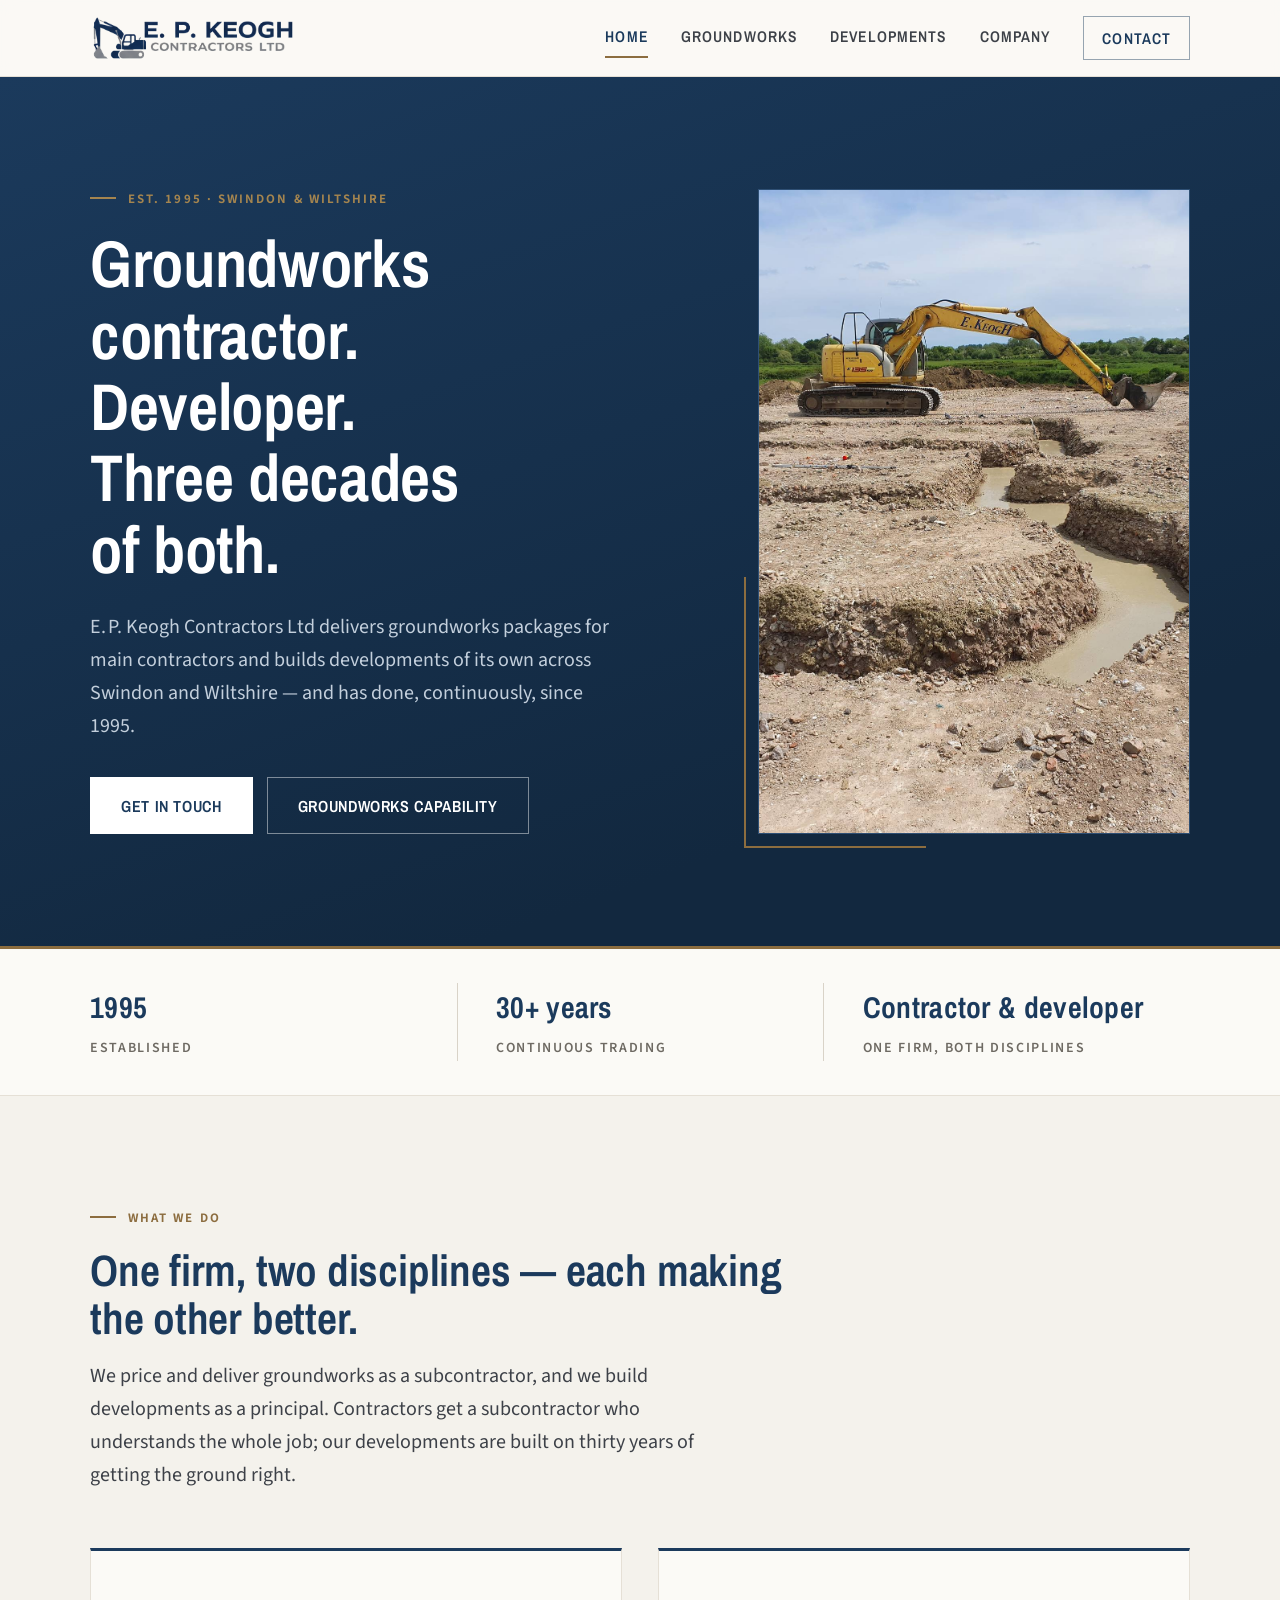
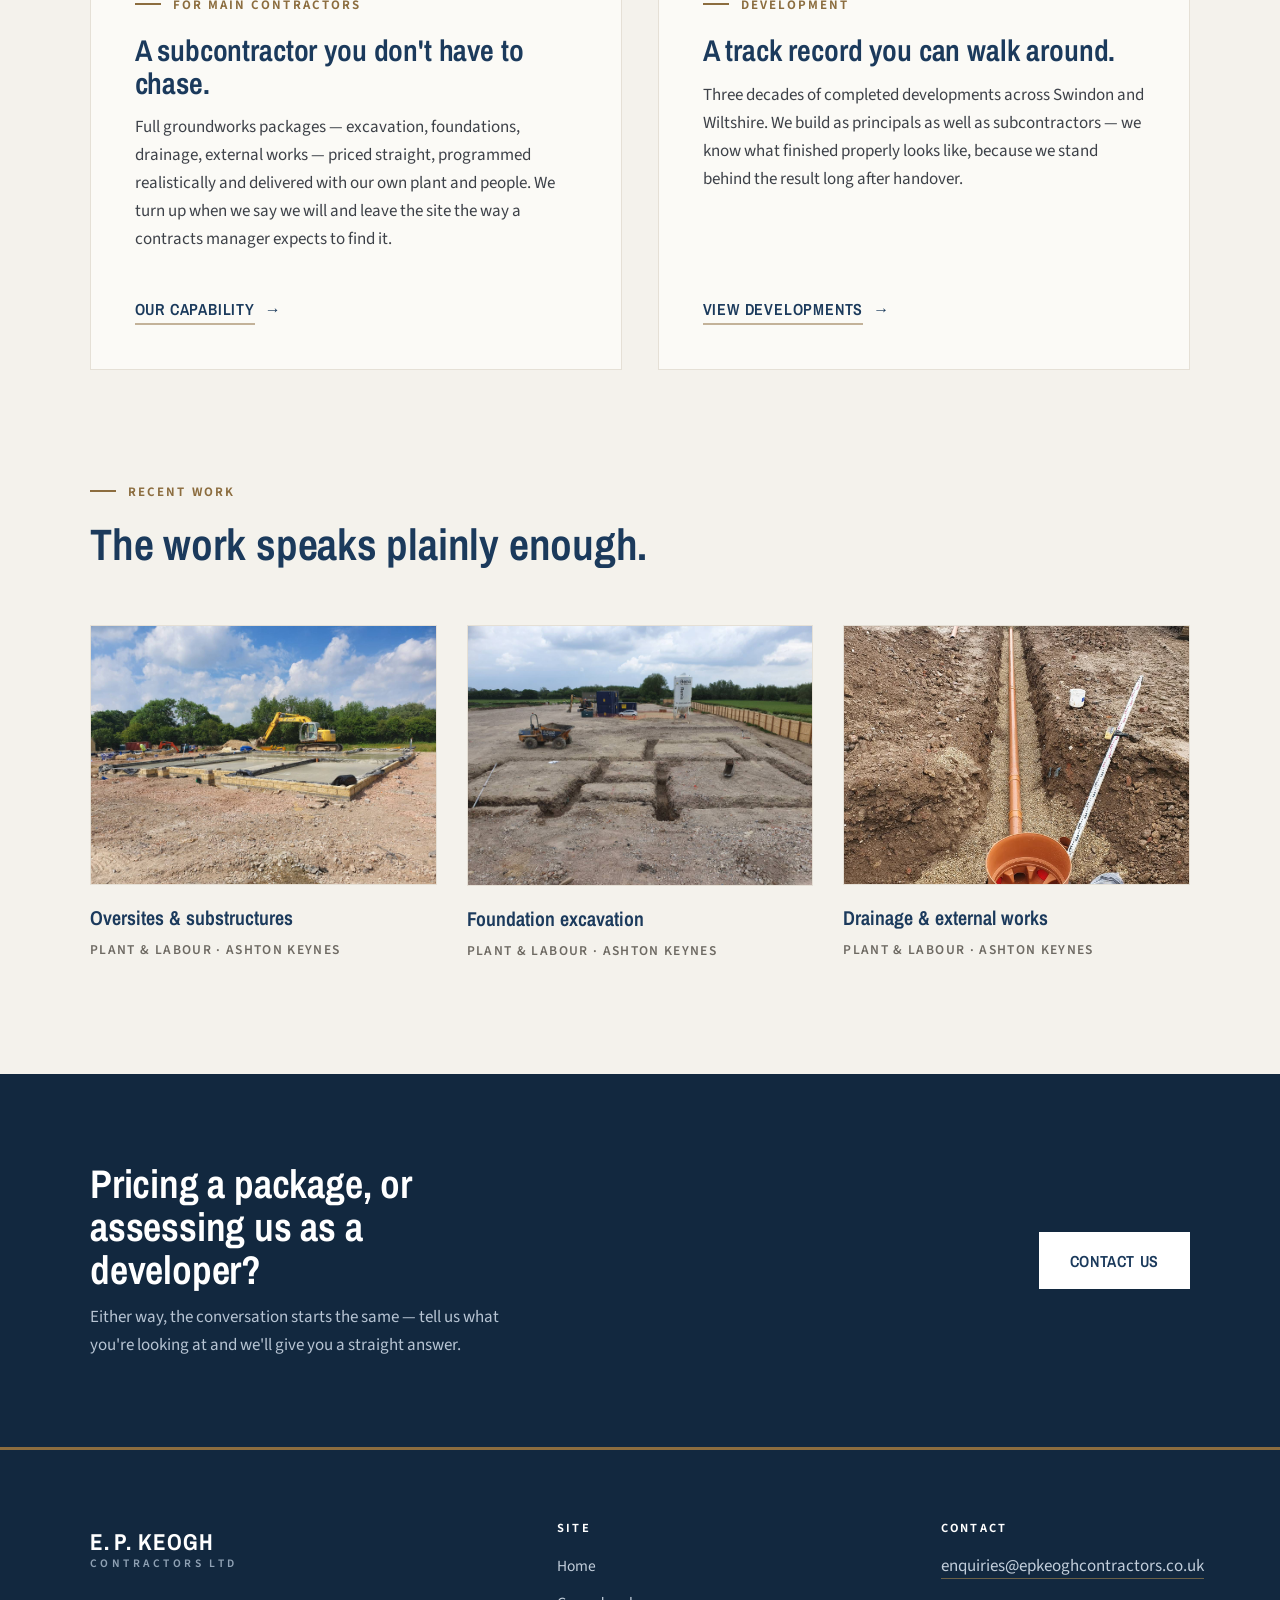
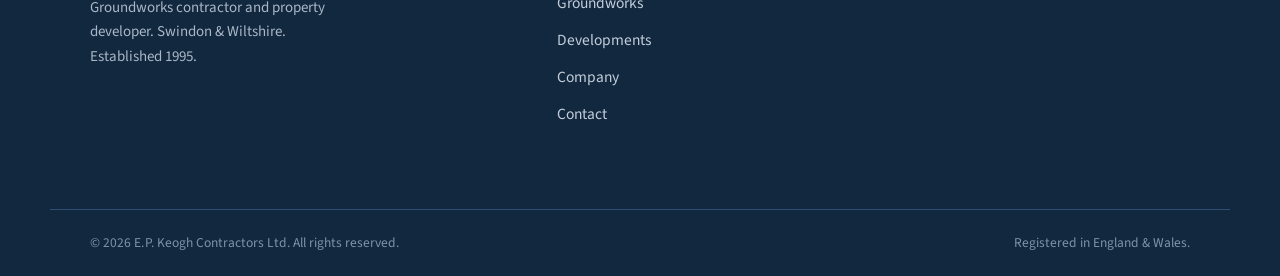
<file: index.html>
<!DOCTYPE html>
<html lang="en-GB">
<head>
  <meta charset="utf-8">
  <meta name="viewport" content="width=device-width, initial-scale=1">
  <title>E. P. Keogh Contractors Ltd — Groundworks Contractor &amp; Developer, Swindon &amp; Wiltshire</title>
  <meta name="description" content="E. P. Keogh Contractors Ltd is an established Swindon and Wiltshire groundworks contractor and property developer, trading since 1995.">
  <meta name="robots" content="noindex">  <!-- PREVIEW ONLY: remove this line at launch -->
  <link rel="icon" href="assets/img/favicon.svg" type="image/svg+xml">
  <link rel="stylesheet" href="css/main.css">
</head>
<body>

<header class="site-header">
  <div class="container header-inner">
    <a class="brand" href="index.html" aria-label="E. P. Keogh Contractors Ltd — home">
      <!-- Supplied logo. mix-blend-mode: multiply (on .brand-logo) melts its white
           ground into the light header. Originals kept in assets/img/*-original.jpg;
           the .png copies are margin-trimmed only. Don't place this on navy surfaces —
           the footer keeps the typographic wordmark for that reason. -->
      <img class="brand-logo" src="assets/img/logo-horizontal-header.png" alt="E. P. Keogh Contractors Ltd">
    </a>
    <button class="nav-toggle" aria-expanded="false" aria-controls="site-nav" aria-label="Menu"><span class="bars"></span></button>
    <nav class="site-nav" id="site-nav" aria-label="Main">
      <a href="index.html" aria-current="page">Home</a>
      <a href="groundworks.html">Groundworks</a>
      <a href="developments.html">Developments</a>
      <a href="about.html">Company</a>
      <a class="nav-cta" href="contact.html">Contact</a>
    </nav>
  </div>
</header>

<main>

  <section class="hero on-navy">
    <div class="container hero-grid">
      <div>
        <span class="kicker">Est. 1995 &middot; Swindon &amp; Wiltshire</span>
        <h1>Groundworks contractor. Developer. Three decades of both.</h1>
        <p class="lede">E.&thinsp;P. Keogh Contractors Ltd delivers groundworks packages for main contractors and builds developments of its own across Swindon and Wiltshire — and has done, continuously, since 1995.</p>
        <div class="btn-row">
          <a class="btn btn-solid" href="contact.html">Get in touch</a>
          <a class="btn btn-ghost" href="groundworks.html">Groundworks capability</a>
        </div>
      </div>
      <div class="hero-media">
        <img src="assets/img/projects/ashton-keynes/ak-excavator-trenches.jpg" alt="E. Keogh excavator digging foundation trenches at Ashton Keynes">
      </div>
    </div>
  </section>

  <section class="facts" aria-label="Company facts">
    <div class="container facts-grid">
      <div class="fact"><strong>1995</strong><span>Established</span></div>
      <div class="fact"><strong>30+ years</strong><span>Continuous trading</span></div>
      <div class="fact"><strong>Contractor &amp; developer</strong><span>One firm, both disciplines</span></div>
    </div>
  </section>

  <section class="section">
    <div class="container">
      <div class="section-head">
        <span class="kicker">What we do</span>
        <h2>One firm, two disciplines — each making the other better.</h2>
        <p class="lede">We price and deliver groundworks as a subcontractor, and we build developments as a principal. Contractors get a subcontractor who understands the whole job; our developments are built on thirty years of getting the ground right.</p>
      </div>
      <div class="dual">
        <article class="panel">
          <span class="kicker">For main contractors</span>
          <h3>A subcontractor you don't have to chase.</h3>
          <p>Full groundworks packages — excavation, foundations, drainage, external works — priced straight, programmed realistically and delivered with our own plant and people. We turn up when we say we will and leave the site the way a contracts manager expects to find it.</p>
          <a class="link-fwd" href="groundworks.html"><span>Our capability</span></a>
        </article>
        <article class="panel">
          <span class="kicker">Development</span>
          <h3>A track record you can walk around.</h3>
          <p>Three decades of completed developments across Swindon and Wiltshire. We build as principals as well as subcontractors — we know what finished properly looks like, because we stand behind the result long after handover.</p>
          <a class="link-fwd" href="developments.html"><span>View developments</span></a>
        </article>
      </div>
    </div>
  </section>

  <section class="section" style="padding-top: 0;">
    <div class="container">
      <div class="section-head">
        <span class="kicker">Recent work</span>
        <h2>The work speaks plainly enough.</h2>
      </div>
      <div class="work-grid">
        <a class="work-card" href="developments.html">
          <figure>
            <div class="frame"><img src="assets/img/projects/ashton-keynes/ak-oversite-slabs.jpg" alt="Completed oversite slabs and stone blockwork to DPC at Ashton Keynes" loading="lazy"></div>
            <figcaption>
              <div class="work-title">Oversites &amp; substructures</div>
              <div class="work-meta">Plant &amp; labour &middot; Ashton Keynes</div>
            </figcaption>
          </figure>
        </a>
        <a class="work-card" href="developments.html">
          <figure>
            <div class="frame"><img src="assets/img/projects/ashton-keynes/ak-foundations-dumper.jpg" alt="Foundation trenches and site dumper at Ashton Keynes" loading="lazy"></div>
            <figcaption>
              <div class="work-title">Foundation excavation</div>
              <div class="work-meta">Plant &amp; labour &middot; Ashton Keynes</div>
            </figcaption>
          </figure>
        </a>
        <a class="work-card" href="developments.html">
          <figure>
            <div class="frame"><img src="assets/img/projects/ashton-keynes/ak-drainage.jpg" alt="New drainage run and inspection chamber in a gravel bed at Ashton Keynes" loading="lazy"></div>
            <figcaption>
              <div class="work-title">Drainage &amp; external works</div>
              <div class="work-meta">Plant &amp; labour &middot; Ashton Keynes</div>
            </figcaption>
          </figure>
        </a>
      </div>
    </div>
  </section>

  <section class="cta-band on-navy">
    <div class="container cta-inner">
      <div>
        <h2>Pricing a package, or assessing us as a developer?</h2>
        <p>Either way, the conversation starts the same — tell us what you're looking at and we'll give you a straight answer.</p>
      </div>
      <a class="btn btn-solid" href="contact.html">Contact us</a>
    </div>
  </section>

</main>

<footer class="site-footer">
  <div class="container footer-grid">
    <div class="footer-brand">
      <a class="brand" href="index.html">
        <span class="brand-name">E.&thinsp;P. Keogh</span>
        <span class="brand-sub">Contractors Ltd</span>
      </a>
      <p>Groundworks contractor and property developer. Swindon &amp; Wiltshire. Established 1995.</p>
    </div>
    <div>
      <h4>Site</h4>
      <ul class="footer-nav">
        <li><a href="index.html">Home</a></li>
        <li><a href="groundworks.html">Groundworks</a></li>
        <li><a href="developments.html">Developments</a></li>
        <li><a href="about.html">Company</a></li>
        <li><a href="contact.html">Contact</a></li>
      </ul>
    </div>
    <div>
      <h4>Contact</h4>
      <!-- PLACEHOLDER EMAIL — update in all five pages when confirmed -->
      <p><a class="email" href="mailto:enquiries@epkeoghcontractors.co.uk">enquiries@epkeoghcontractors.co.uk</a></p>
    </div>
  </div>
  <div class="container footer-base">
    <span>&copy; 2026 E.&thinsp;P. Keogh Contractors Ltd. All rights reserved.</span>
    <span>Registered in England &amp; Wales.</span>
  </div>
</footer>

<script src="js/site.js"></script>
</body>
</html>
</file>
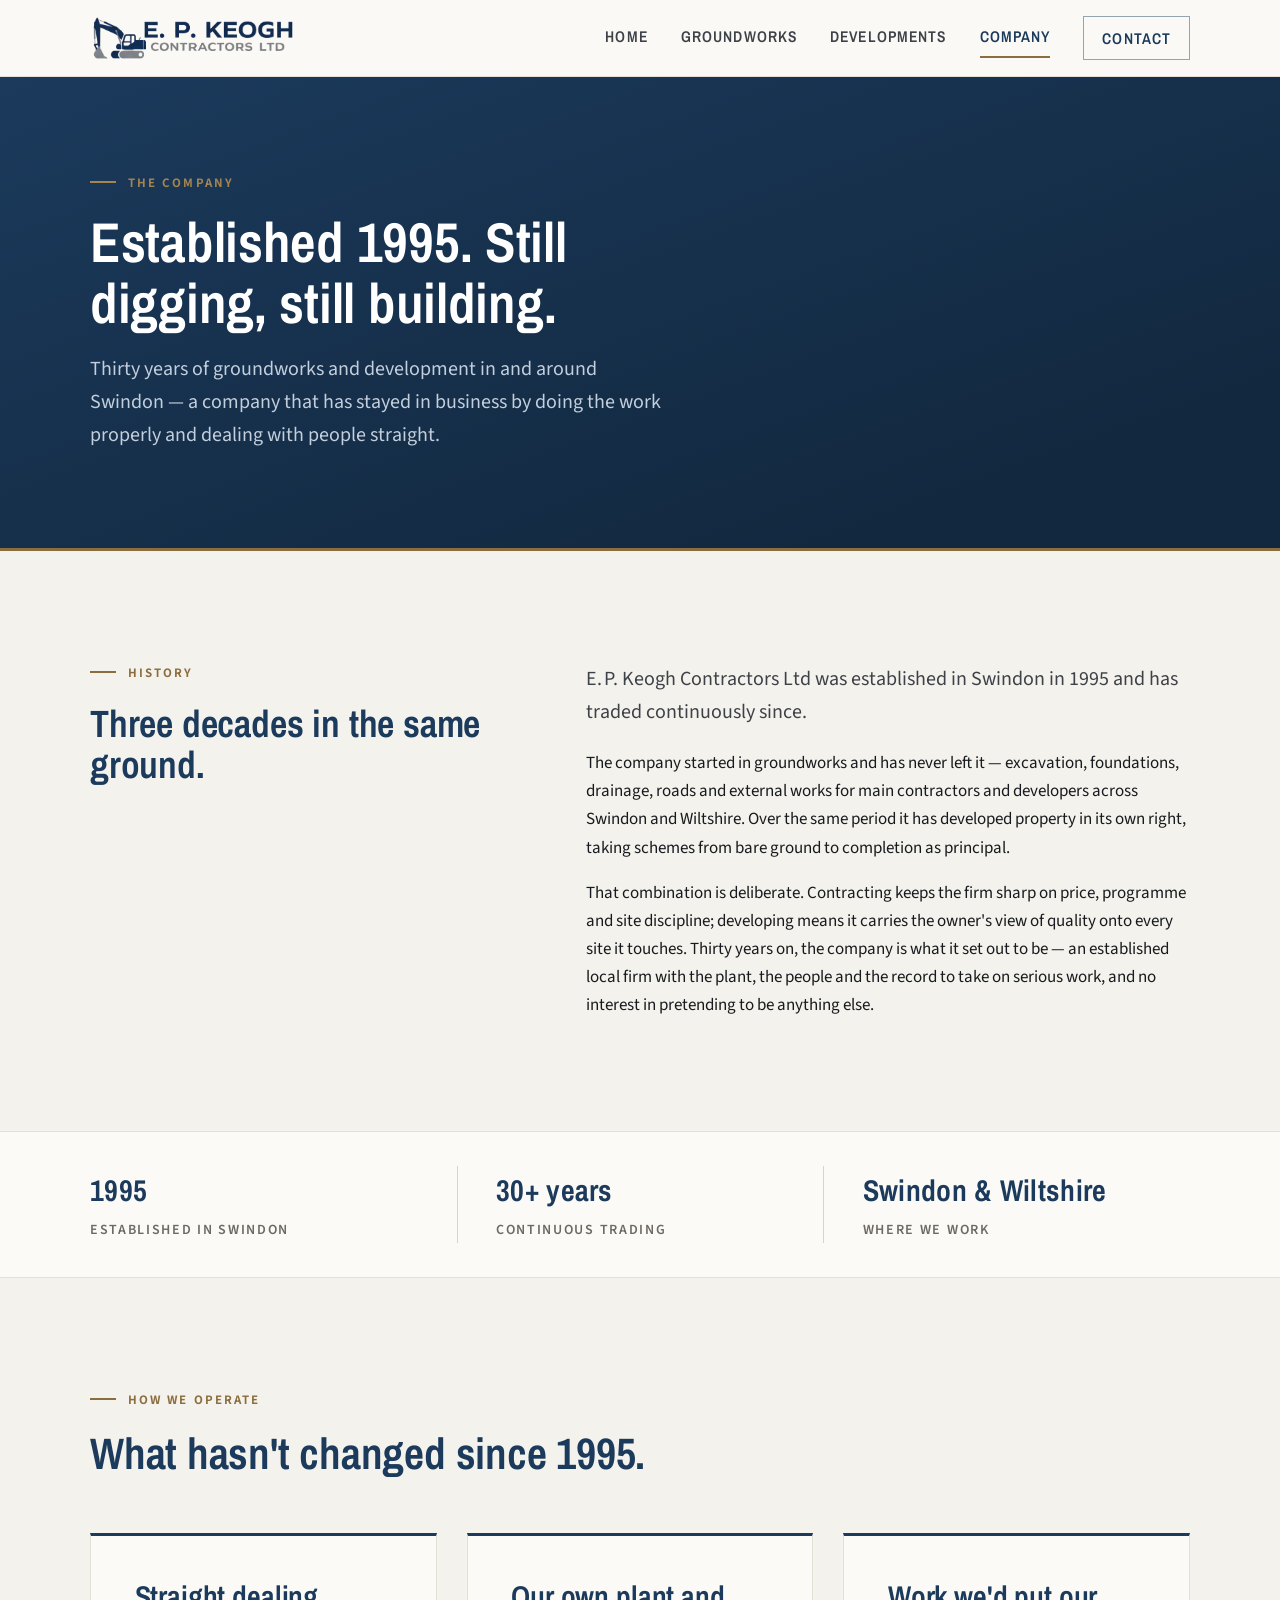
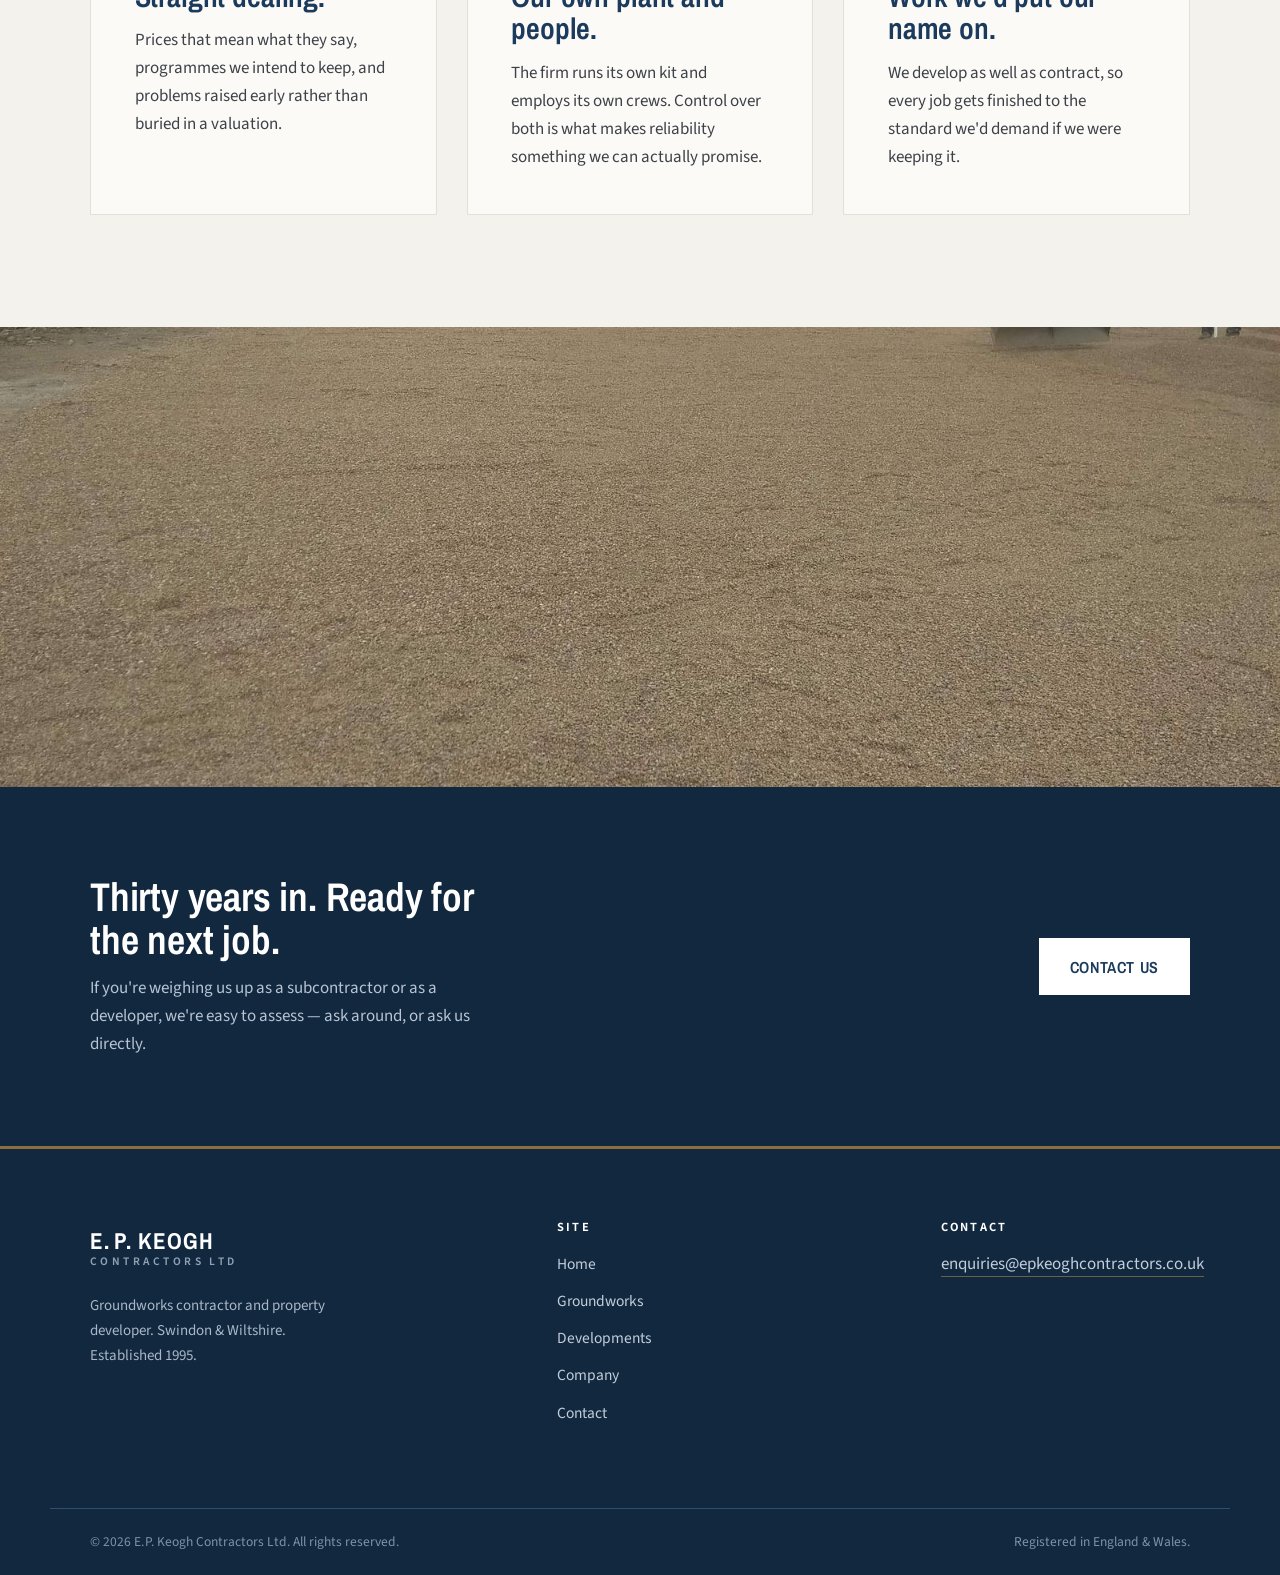
<file: about.html>
<!DOCTYPE html>
<html lang="en-GB">
<head>
  <meta charset="utf-8">
  <meta name="viewport" content="width=device-width, initial-scale=1">
  <title>Company — E. P. Keogh Contractors Ltd</title>
  <meta name="description" content="E. P. Keogh Contractors Ltd — established in Swindon in 1995 and trading continuously since, as both groundworks contractor and property developer.">
  <meta name="robots" content="noindex">  <!-- PREVIEW ONLY: remove this line at launch -->
  <link rel="icon" href="assets/img/favicon.svg" type="image/svg+xml">
  <link rel="stylesheet" href="css/main.css">
</head>
<body>

<header class="site-header">
  <div class="container header-inner">
    <a class="brand" href="index.html" aria-label="E. P. Keogh Contractors Ltd — home">
      <img class="brand-logo" src="assets/img/logo-horizontal-header.png" alt="E. P. Keogh Contractors Ltd">
    </a>
    <button class="nav-toggle" aria-expanded="false" aria-controls="site-nav" aria-label="Menu"><span class="bars"></span></button>
    <nav class="site-nav" id="site-nav" aria-label="Main">
      <a href="index.html">Home</a>
      <a href="groundworks.html">Groundworks</a>
      <a href="developments.html">Developments</a>
      <a href="about.html" aria-current="page">Company</a>
      <a class="nav-cta" href="contact.html">Contact</a>
    </nav>
  </div>
</header>

<main>

  <section class="page-hero on-navy">
    <div class="container">
      <span class="kicker">The company</span>
      <h1>Established 1995. Still digging, still building.</h1>
      <p class="lede">Thirty years of groundworks and development in and around Swindon — a company that has stayed in business by doing the work properly and dealing with people straight.</p>
    </div>
  </section>

  <section class="section">
    <div class="container split">
      <div>
        <span class="kicker">History</span>
        <h2>Three decades in the same ground.</h2>
      </div>
      <div>
        <p class="lede">E.&thinsp;P. Keogh Contractors Ltd was established in Swindon in 1995 and has traded continuously since.</p>
        <p>The company started in groundworks and has never left it — excavation, foundations, drainage, roads and external works for main contractors and developers across Swindon and Wiltshire. Over the same period it has developed property in its own right, taking schemes from bare ground to completion as principal.</p>
        <p>That combination is deliberate. Contracting keeps the firm sharp on price, programme and site discipline; developing means it carries the owner's view of quality onto every site it touches. Thirty years on, the company is what it set out to be — an established local firm with the plant, the people and the record to take on serious work, and no interest in pretending to be anything else.</p>
        <!-- PLACEHOLDER COPY: history to be refined with the company — kept deliberately
             forward-looking and non-sentimental per the brief -->
      </div>
    </div>
  </section>

  <section class="facts" aria-label="Company facts" style="border-top: 1px solid var(--grey-line-soft);">
    <div class="container facts-grid">
      <div class="fact"><strong>1995</strong><span>Established in Swindon</span></div>
      <div class="fact"><strong>30+ years</strong><span>Continuous trading</span></div>
      <div class="fact"><strong>Swindon &amp; Wiltshire</strong><span>Where we work</span></div>
    </div>
  </section>

  <section class="section">
    <div class="container">
      <div class="section-head">
        <span class="kicker">How we operate</span>
        <h2>What hasn't changed since 1995.</h2>
      </div>
      <div class="work-grid">
        <article class="panel">
          <h3>Straight dealing.</h3>
          <p>Prices that mean what they say, programmes we intend to keep, and problems raised early rather than buried in a valuation.</p>
        </article>
        <article class="panel">
          <h3>Our own plant and people.</h3>
          <p>The firm runs its own kit and employs its own crews. Control over both is what makes reliability something we can actually promise.</p>
        </article>
        <article class="panel">
          <h3>Work we'd put our name on.</h3>
          <p>We develop as well as contract, so every job gets finished to the standard we'd demand if we were keeping it.</p>
        </article>
      </div>
    </div>
  </section>

  <section class="photo-band">
    <img src="assets/img/projects/ashton-keynes/ak-stone-pad.jpg" alt="Levelled stone building pad at Ashton Keynes" loading="lazy">
  </section>

  <section class="cta-band on-navy">
    <div class="container cta-inner">
      <div>
        <h2>Thirty years in. Ready for the next job.</h2>
        <p>If you're weighing us up as a subcontractor or as a developer, we're easy to assess — ask around, or ask us directly.</p>
      </div>
      <a class="btn btn-solid" href="contact.html">Contact us</a>
    </div>
  </section>

</main>

<footer class="site-footer">
  <div class="container footer-grid">
    <div class="footer-brand">
      <a class="brand" href="index.html">
        <span class="brand-name">E.&thinsp;P. Keogh</span>
        <span class="brand-sub">Contractors Ltd</span>
      </a>
      <p>Groundworks contractor and property developer. Swindon &amp; Wiltshire. Established 1995.</p>
    </div>
    <div>
      <h4>Site</h4>
      <ul class="footer-nav">
        <li><a href="index.html">Home</a></li>
        <li><a href="groundworks.html">Groundworks</a></li>
        <li><a href="developments.html">Developments</a></li>
        <li><a href="about.html">Company</a></li>
        <li><a href="contact.html">Contact</a></li>
      </ul>
    </div>
    <div>
      <h4>Contact</h4>
      <p><a class="email" href="mailto:enquiries@epkeoghcontractors.co.uk">enquiries@epkeoghcontractors.co.uk</a></p>
    </div>
  </div>
  <div class="container footer-base">
    <span>&copy; 2026 E.&thinsp;P. Keogh Contractors Ltd. All rights reserved.</span>
    <span>Registered in England &amp; Wales.</span>
  </div>
</footer>

<script src="js/site.js"></script>
</body>
</html>
</file>
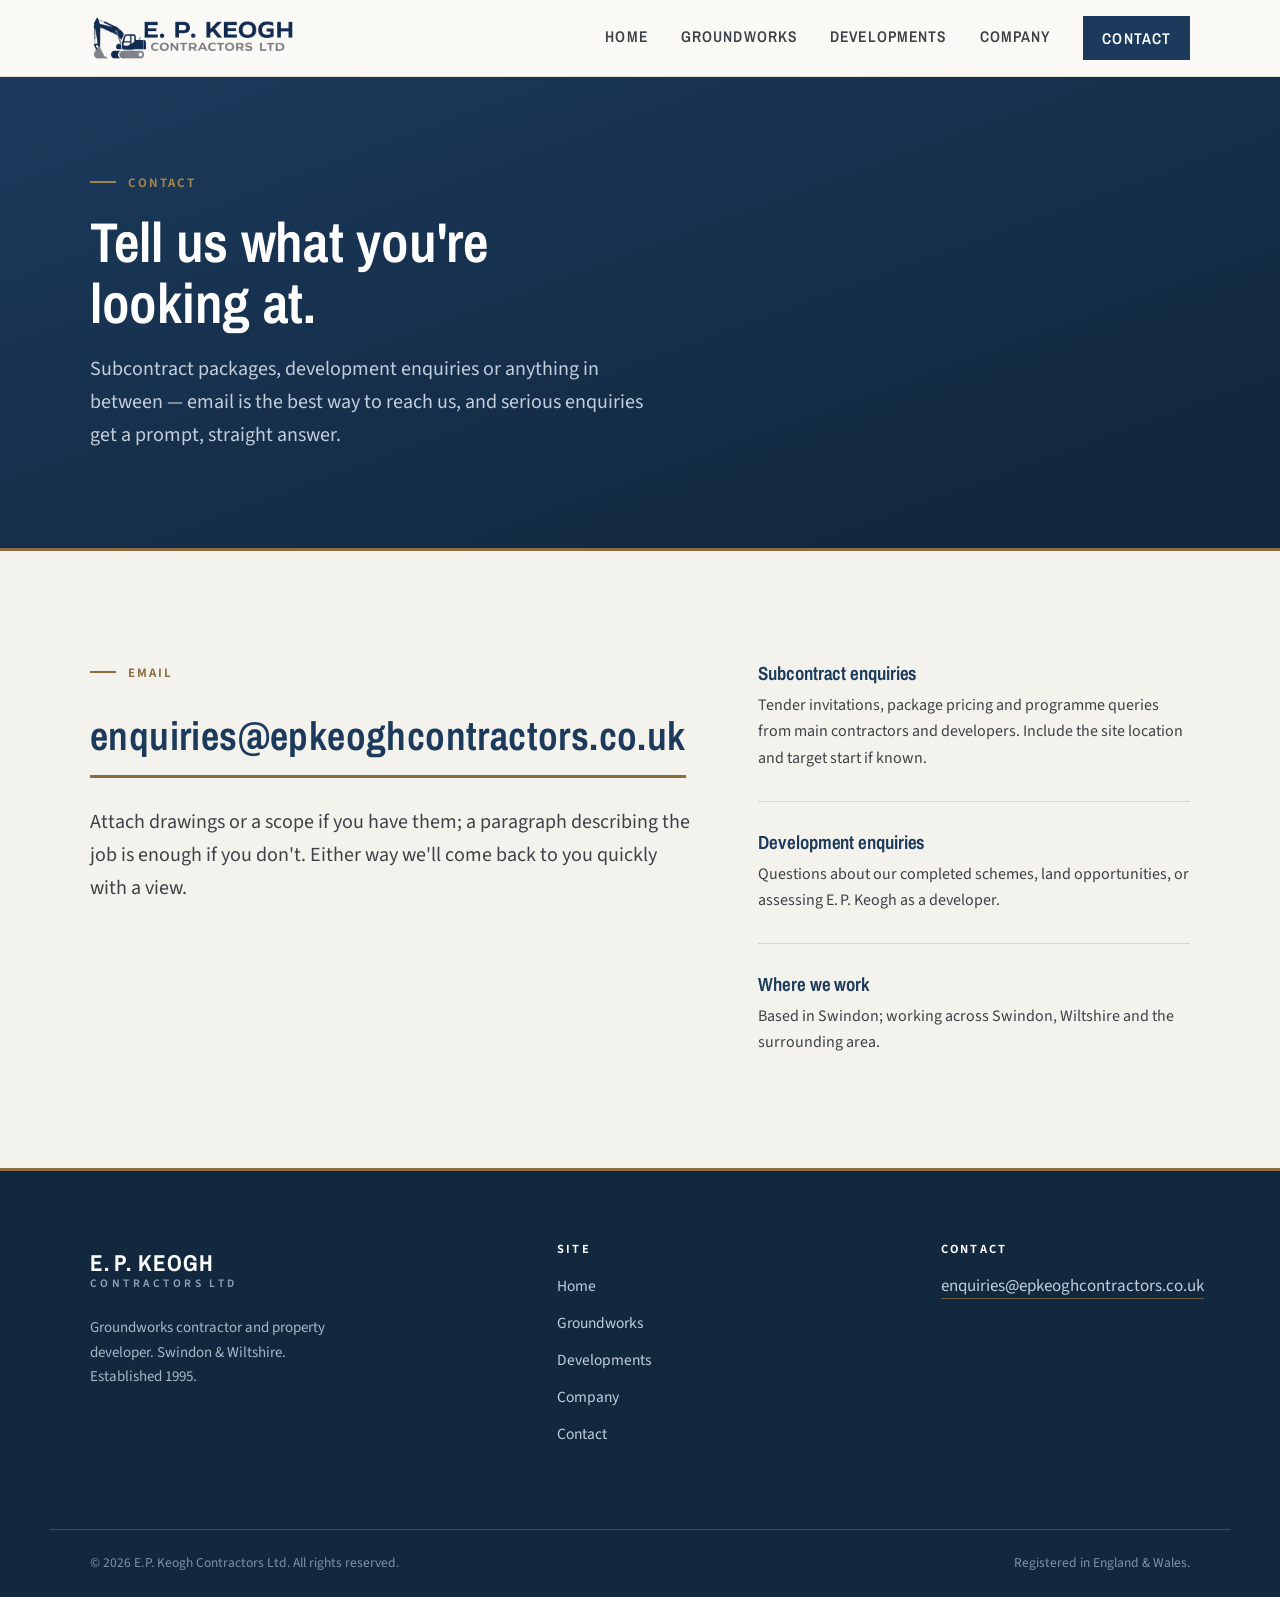
<file: contact.html>
<!DOCTYPE html>
<html lang="en-GB">
<head>
  <meta charset="utf-8">
  <meta name="viewport" content="width=device-width, initial-scale=1">
  <title>Contact — E. P. Keogh Contractors Ltd</title>
  <meta name="description" content="Contact E. P. Keogh Contractors Ltd — groundworks and development enquiries, Swindon and Wiltshire.">
  <meta name="robots" content="noindex">  <!-- PREVIEW ONLY: remove this line at launch -->
  <link rel="icon" href="assets/img/favicon.svg" type="image/svg+xml">
  <link rel="stylesheet" href="css/main.css">
</head>
<body>

<header class="site-header">
  <div class="container header-inner">
    <a class="brand" href="index.html" aria-label="E. P. Keogh Contractors Ltd — home">
      <img class="brand-logo" src="assets/img/logo-horizontal-header.png" alt="E. P. Keogh Contractors Ltd">
    </a>
    <button class="nav-toggle" aria-expanded="false" aria-controls="site-nav" aria-label="Menu"><span class="bars"></span></button>
    <nav class="site-nav" id="site-nav" aria-label="Main">
      <a href="index.html">Home</a>
      <a href="groundworks.html">Groundworks</a>
      <a href="developments.html">Developments</a>
      <a href="about.html">Company</a>
      <a class="nav-cta" href="contact.html" aria-current="page">Contact</a>
    </nav>
  </div>
</header>

<main>

  <section class="page-hero on-navy">
    <div class="container">
      <span class="kicker">Contact</span>
      <h1>Tell us what you're looking at.</h1>
      <p class="lede">Subcontract packages, development enquiries or anything in between — email is the best way to reach us, and serious enquiries get a prompt, straight answer.</p>
    </div>
  </section>

  <section class="section">
    <div class="container contact-cols">
      <div>
        <span class="kicker">Email</span>
        <!-- PLACEHOLDER EMAIL — final address to be confirmed by the company.
             Update here, in the footer of every page, and in index/groundworks/
             developments/about footers (search for "epkeoghcontractors"). -->
        <p><a class="contact-email" href="mailto:enquiries@epkeoghcontractors.co.uk">enquiries@epkeoghcontractors.co.uk</a></p>
        <p class="lede" style="margin-top: 28px;">Attach drawings or a scope if you have them; a paragraph describing the job is enough if you don't. Either way we'll come back to you quickly with a view.</p>
      </div>
      <div>
        <div class="contact-note">
          <h3>Subcontract enquiries</h3>
          <p>Tender invitations, package pricing and programme queries from main contractors and developers. Include the site location and target start if known.</p>
        </div>
        <div class="contact-note">
          <h3>Development enquiries</h3>
          <p>Questions about our completed schemes, land opportunities, or assessing E.&thinsp;P. Keogh as a developer.</p>
        </div>
        <div class="contact-note">
          <h3>Where we work</h3>
          <p>Based in Swindon; working across Swindon, Wiltshire and the surrounding area.</p>
        </div>
      </div>
    </div>
  </section>

</main>

<footer class="site-footer">
  <div class="container footer-grid">
    <div class="footer-brand">
      <a class="brand" href="index.html">
        <span class="brand-name">E.&thinsp;P. Keogh</span>
        <span class="brand-sub">Contractors Ltd</span>
      </a>
      <p>Groundworks contractor and property developer. Swindon &amp; Wiltshire. Established 1995.</p>
    </div>
    <div>
      <h4>Site</h4>
      <ul class="footer-nav">
        <li><a href="index.html">Home</a></li>
        <li><a href="groundworks.html">Groundworks</a></li>
        <li><a href="developments.html">Developments</a></li>
        <li><a href="about.html">Company</a></li>
        <li><a href="contact.html">Contact</a></li>
      </ul>
    </div>
    <div>
      <h4>Contact</h4>
      <p><a class="email" href="mailto:enquiries@epkeoghcontractors.co.uk">enquiries@epkeoghcontractors.co.uk</a></p>
    </div>
  </div>
  <div class="container footer-base">
    <span>&copy; 2026 E.&thinsp;P. Keogh Contractors Ltd. All rights reserved.</span>
    <span>Registered in England &amp; Wales.</span>
  </div>
</footer>

<script src="js/site.js"></script>
</body>
</html>
</file>
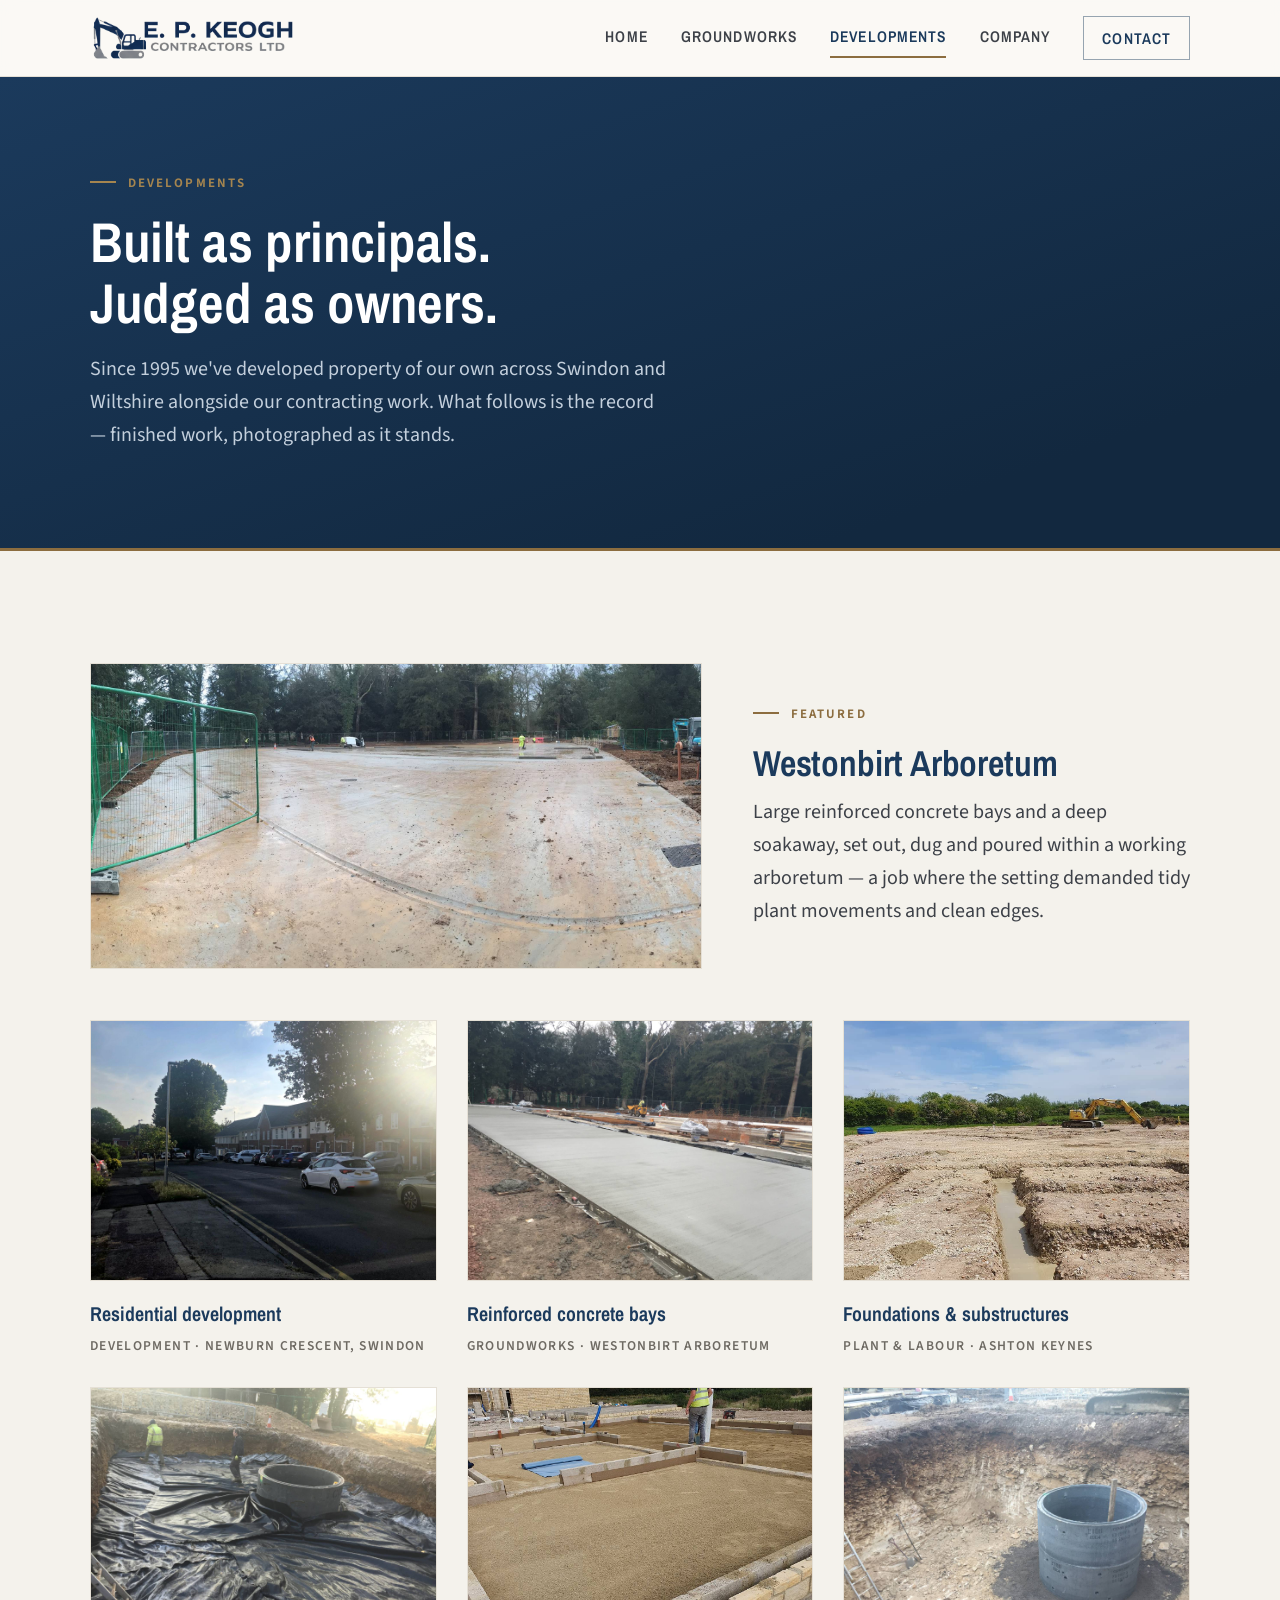
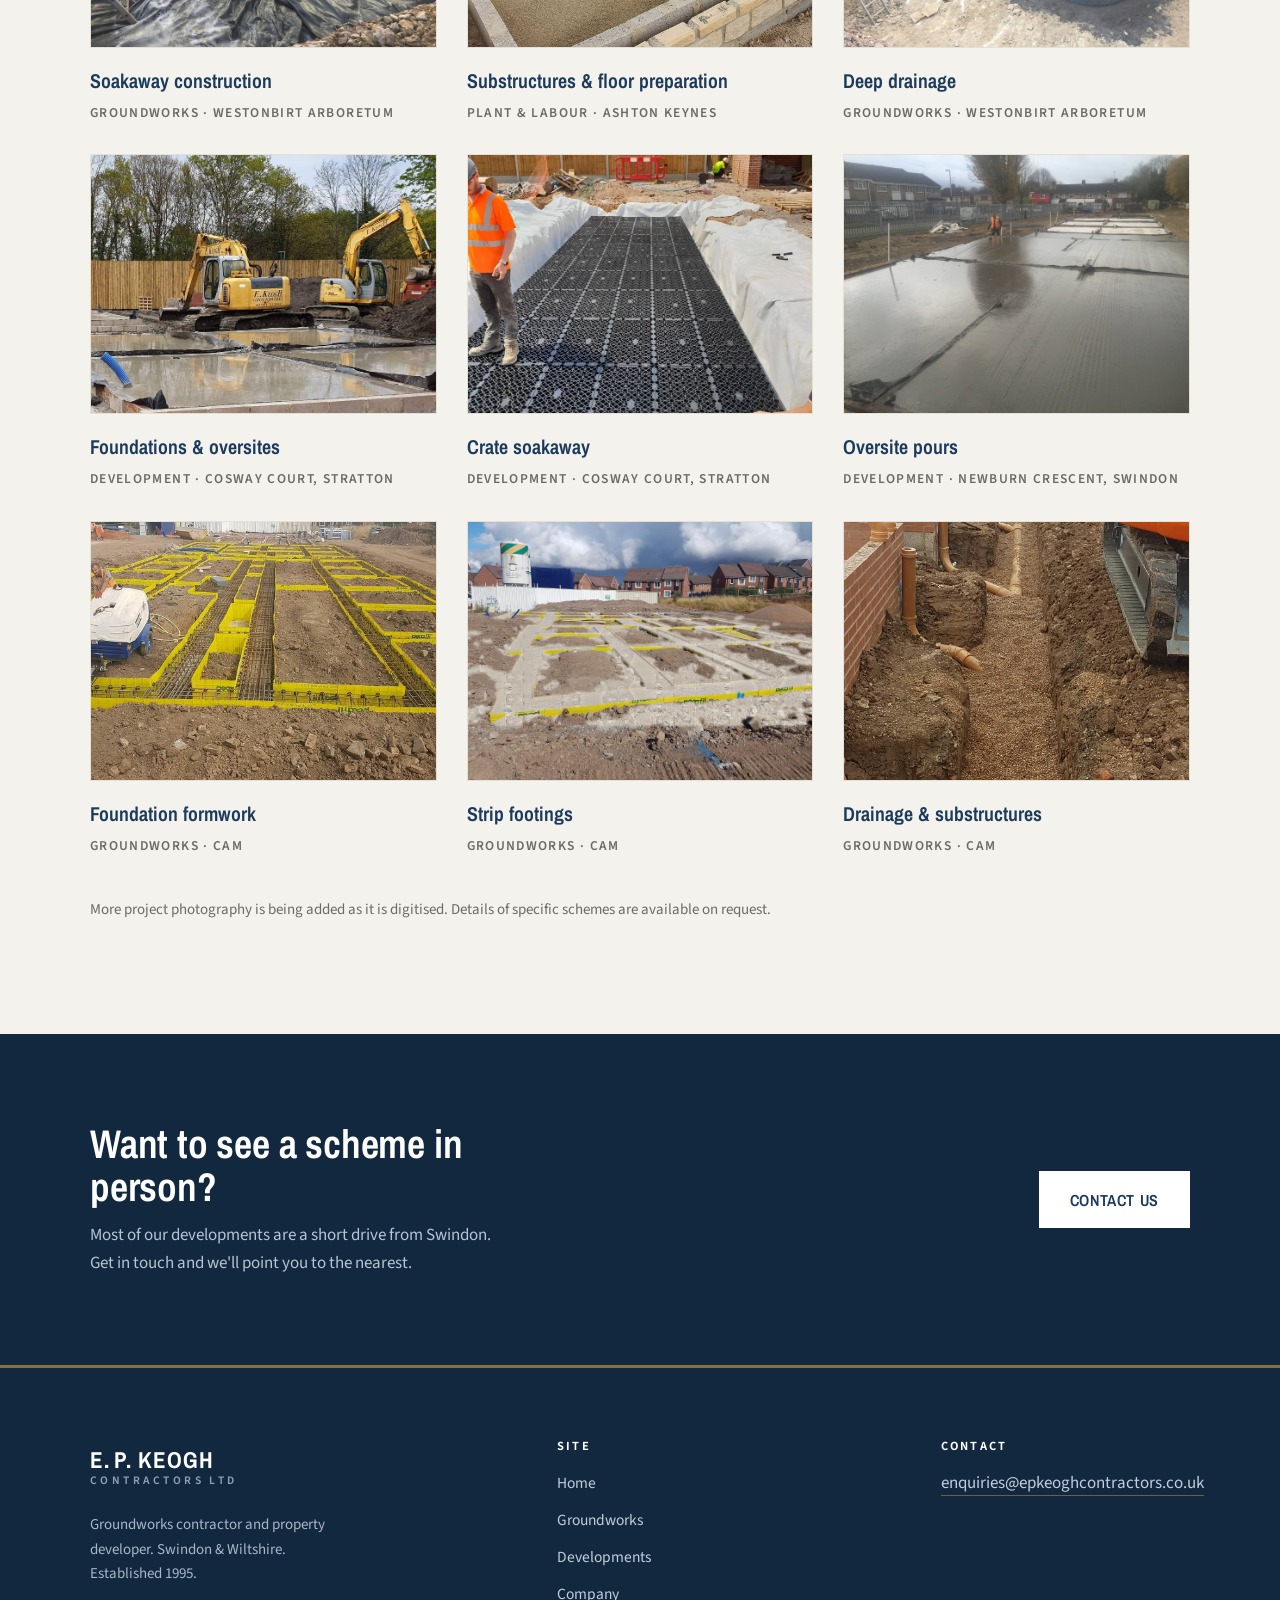
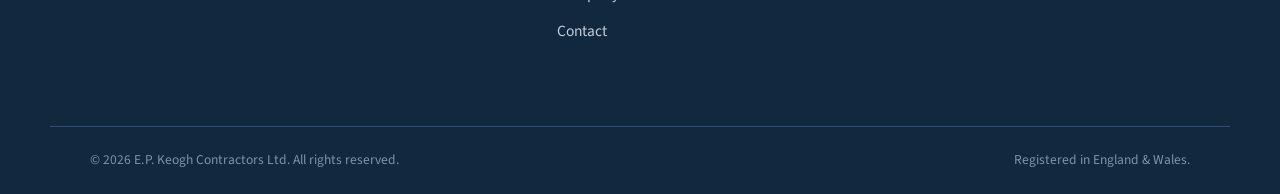
<file: developments.html>
<!DOCTYPE html>
<html lang="en-GB">
<head>
  <meta charset="utf-8">
  <meta name="viewport" content="width=device-width, initial-scale=1">
  <title>Developments — E. P. Keogh Contractors Ltd</title>
  <meta name="description" content="Completed developments by E. P. Keogh Contractors Ltd across Swindon and Wiltshire — three decades of building as a principal as well as a subcontractor.">
  <meta name="robots" content="noindex">  <!-- PREVIEW ONLY: remove this line at launch -->
  <link rel="icon" href="assets/img/favicon.svg" type="image/svg+xml">
  <link rel="stylesheet" href="css/main.css">
</head>
<body>

<header class="site-header">
  <div class="container header-inner">
    <a class="brand" href="index.html" aria-label="E. P. Keogh Contractors Ltd — home">
      <img class="brand-logo" src="assets/img/logo-horizontal-header.png" alt="E. P. Keogh Contractors Ltd">
    </a>
    <button class="nav-toggle" aria-expanded="false" aria-controls="site-nav" aria-label="Menu"><span class="bars"></span></button>
    <nav class="site-nav" id="site-nav" aria-label="Main">
      <a href="index.html">Home</a>
      <a href="groundworks.html">Groundworks</a>
      <a href="developments.html" aria-current="page">Developments</a>
      <a href="about.html">Company</a>
      <a class="nav-cta" href="contact.html">Contact</a>
    </nav>
  </div>
</header>

<main>

  <section class="page-hero on-navy">
    <div class="container">
      <span class="kicker">Developments</span>
      <h1>Built as principals. Judged as owners.</h1>
      <p class="lede">Since 1995 we've developed property of our own across Swindon and Wiltshire alongside our contracting work. What follows is the record — finished work, photographed as it stands.</p>
    </div>
  </section>

  <section class="section">
    <div class="container">
      <!-- FEATURED PROJECT: currently Westonbirt; swap for a flagship development
           when its photography arrives -->
      <div class="feature-work">
        <img src="assets/img/projects/westonbirt/wb-yard-panorama.jpg" alt="The finished concrete yard at Westonbirt Arboretum, with an E. Keogh excavator working at its edge" style="aspect-ratio: 2 / 1;">
        <div>
          <span class="kicker">Featured</span>
          <h2 style="font-size: clamp(26px, 3vw, 36px); font-weight: 640;">Westonbirt Arboretum</h2>
          <p class="lede" style="margin-top: 14px;">Large reinforced concrete bays and a deep soakaway, set out, dug and poured within a working arboretum — a job where the setting demanded tidy plant movements and clean edges.</p>
        </div>
      </div>

      <!-- PROJECT GRID: each card takes a real photograph, project title and meta line -->
      <div class="work-grid">
        <div class="work-card">
          <figure>
            <div class="frame"><img src="assets/img/projects/newburn-crescent/nb-street-completed.jpg" alt="The completed terraces at Newburn Crescent, Swindon, in evening light" loading="lazy"></div>
            <figcaption>
              <div class="work-title">Residential development</div>
              <div class="work-meta">Development &middot; Newburn Crescent, Swindon</div>
            </figcaption>
          </figure>
        </div>
        <div class="work-card">
          <figure>
            <div class="frame"><img src="assets/img/projects/westonbirt/wb-bay-tamped.jpg" alt="A freshly poured and tamped concrete bay at Westonbirt Arboretum" loading="lazy"></div>
            <figcaption>
              <div class="work-title">Reinforced concrete bays</div>
              <div class="work-meta">Groundworks &middot; Westonbirt Arboretum</div>
            </figcaption>
          </figure>
        </div>
        <div class="work-card">
          <figure>
            <div class="frame"><img src="assets/img/projects/ashton-keynes/ak-trench-concrete.jpg" alt="Concreted foundation trenches at Ashton Keynes" loading="lazy"></div>
            <figcaption>
              <div class="work-title">Foundations &amp; substructures</div>
              <div class="work-meta">Plant &amp; labour &middot; Ashton Keynes</div>
            </figcaption>
          </figure>
        </div>
        <div class="work-card">
          <figure>
            <div class="frame"><img src="assets/img/projects/westonbirt/wb-soakaway-membrane.jpg" alt="Membrane-lined soakaway excavation with concrete ring sections at Westonbirt Arboretum" loading="lazy"></div>
            <figcaption>
              <div class="work-title">Soakaway construction</div>
              <div class="work-meta">Groundworks &middot; Westonbirt Arboretum</div>
            </figcaption>
          </figure>
        </div>
        <div class="work-card">
          <figure>
            <div class="frame"><img src="assets/img/projects/ashton-keynes/ak-beam-and-block.jpg" alt="Sand-blinded floor within substructure walls at Ashton Keynes" loading="lazy"></div>
            <figcaption>
              <div class="work-title">Substructures &amp; floor preparation</div>
              <div class="work-meta">Plant &amp; labour &middot; Ashton Keynes</div>
            </figcaption>
          </figure>
        </div>
        <div class="work-card">
          <figure>
            <div class="frame"><img src="assets/img/projects/westonbirt/wb-soakaway-pit.jpg" alt="Deep soakaway excavation with concrete ring sections at Westonbirt Arboretum" loading="lazy"></div>
            <figcaption>
              <div class="work-title">Deep drainage</div>
              <div class="work-meta">Groundworks &middot; Westonbirt Arboretum</div>
            </figcaption>
          </figure>
        </div>
        <div class="work-card">
          <figure>
            <div class="frame"><img src="assets/img/projects/cosway-court/cc-excavators-oversites.jpg" alt="Two E. Keogh excavators over poured oversites and substructure brickwork at Cosway Court, Stratton" loading="lazy"></div>
            <figcaption>
              <div class="work-title">Foundations &amp; oversites</div>
              <div class="work-meta">Development &middot; Cosway Court, Stratton</div>
            </figcaption>
          </figure>
        </div>
        <div class="work-card">
          <figure>
            <div class="frame"><img src="assets/img/projects/cosway-court/cc-soakaway-crates.jpg" alt="Soakaway crates being installed in a geotextile-lined excavation at Cosway Court, Stratton" loading="lazy"></div>
            <figcaption>
              <div class="work-title">Crate soakaway</div>
              <div class="work-meta">Development &middot; Cosway Court, Stratton</div>
            </figcaption>
          </figure>
        </div>
        <div class="work-card">
          <figure>
            <div class="frame"><img src="assets/img/projects/newburn-crescent/nb-slabs-poured.jpg" alt="Freshly poured oversite slabs at Newburn Crescent, Swindon" loading="lazy"></div>
            <figcaption>
              <div class="work-title">Oversite pours</div>
              <div class="work-meta">Development &middot; Newburn Crescent, Swindon</div>
            </figcaption>
          </figure>
        </div>
        <div class="work-card">
          <figure>
            <div class="frame"><img src="assets/img/projects/cam/cam-formwork-rebar.jpg" alt="Rebar cages set in neatly laid Pecafil foundation formwork at Cam" loading="lazy"></div>
            <figcaption>
              <div class="work-title">Foundation formwork</div>
              <div class="work-meta">Groundworks &middot; Cam</div>
            </figcaption>
          </figure>
        </div>
        <div class="work-card">
          <figure>
            <div class="frame"><img src="assets/img/projects/cam/cam-footings-poured.jpg" alt="Poured strip footings across the plot layout at Cam" loading="lazy"></div>
            <figcaption>
              <div class="work-title">Strip footings</div>
              <div class="work-meta">Groundworks &middot; Cam</div>
            </figcaption>
          </figure>
        </div>
        <div class="work-card">
          <figure>
            <div class="frame"><img src="assets/img/projects/cam/cam-drainage-run.jpg" alt="Pea-gravel bedded drainage run beside substructure brickwork at Cam" loading="lazy"></div>
            <figcaption>
              <div class="work-title">Drainage &amp; substructures</div>
              <div class="work-meta">Groundworks &middot; Cam</div>
            </figcaption>
          </figure>
        </div>
      </div>

      <p class="muted" style="margin-top: 40px; font-size: 15px;">More project photography is being added as it is digitised. Details of specific schemes are available on request.</p>
    </div>
  </section>

  <section class="cta-band on-navy">
    <div class="container cta-inner">
      <div>
        <h2>Want to see a scheme in person?</h2>
        <p>Most of our developments are a short drive from Swindon. Get in touch and we'll point you to the nearest.</p>
      </div>
      <a class="btn btn-solid" href="contact.html">Contact us</a>
    </div>
  </section>

</main>

<footer class="site-footer">
  <div class="container footer-grid">
    <div class="footer-brand">
      <a class="brand" href="index.html">
        <span class="brand-name">E.&thinsp;P. Keogh</span>
        <span class="brand-sub">Contractors Ltd</span>
      </a>
      <p>Groundworks contractor and property developer. Swindon &amp; Wiltshire. Established 1995.</p>
    </div>
    <div>
      <h4>Site</h4>
      <ul class="footer-nav">
        <li><a href="index.html">Home</a></li>
        <li><a href="groundworks.html">Groundworks</a></li>
        <li><a href="developments.html">Developments</a></li>
        <li><a href="about.html">Company</a></li>
        <li><a href="contact.html">Contact</a></li>
      </ul>
    </div>
    <div>
      <h4>Contact</h4>
      <p><a class="email" href="mailto:enquiries@epkeoghcontractors.co.uk">enquiries@epkeoghcontractors.co.uk</a></p>
    </div>
  </div>
  <div class="container footer-base">
    <span>&copy; 2026 E.&thinsp;P. Keogh Contractors Ltd. All rights reserved.</span>
    <span>Registered in England &amp; Wales.</span>
  </div>
</footer>

<script src="js/site.js"></script>
</body>
</html>
</file>
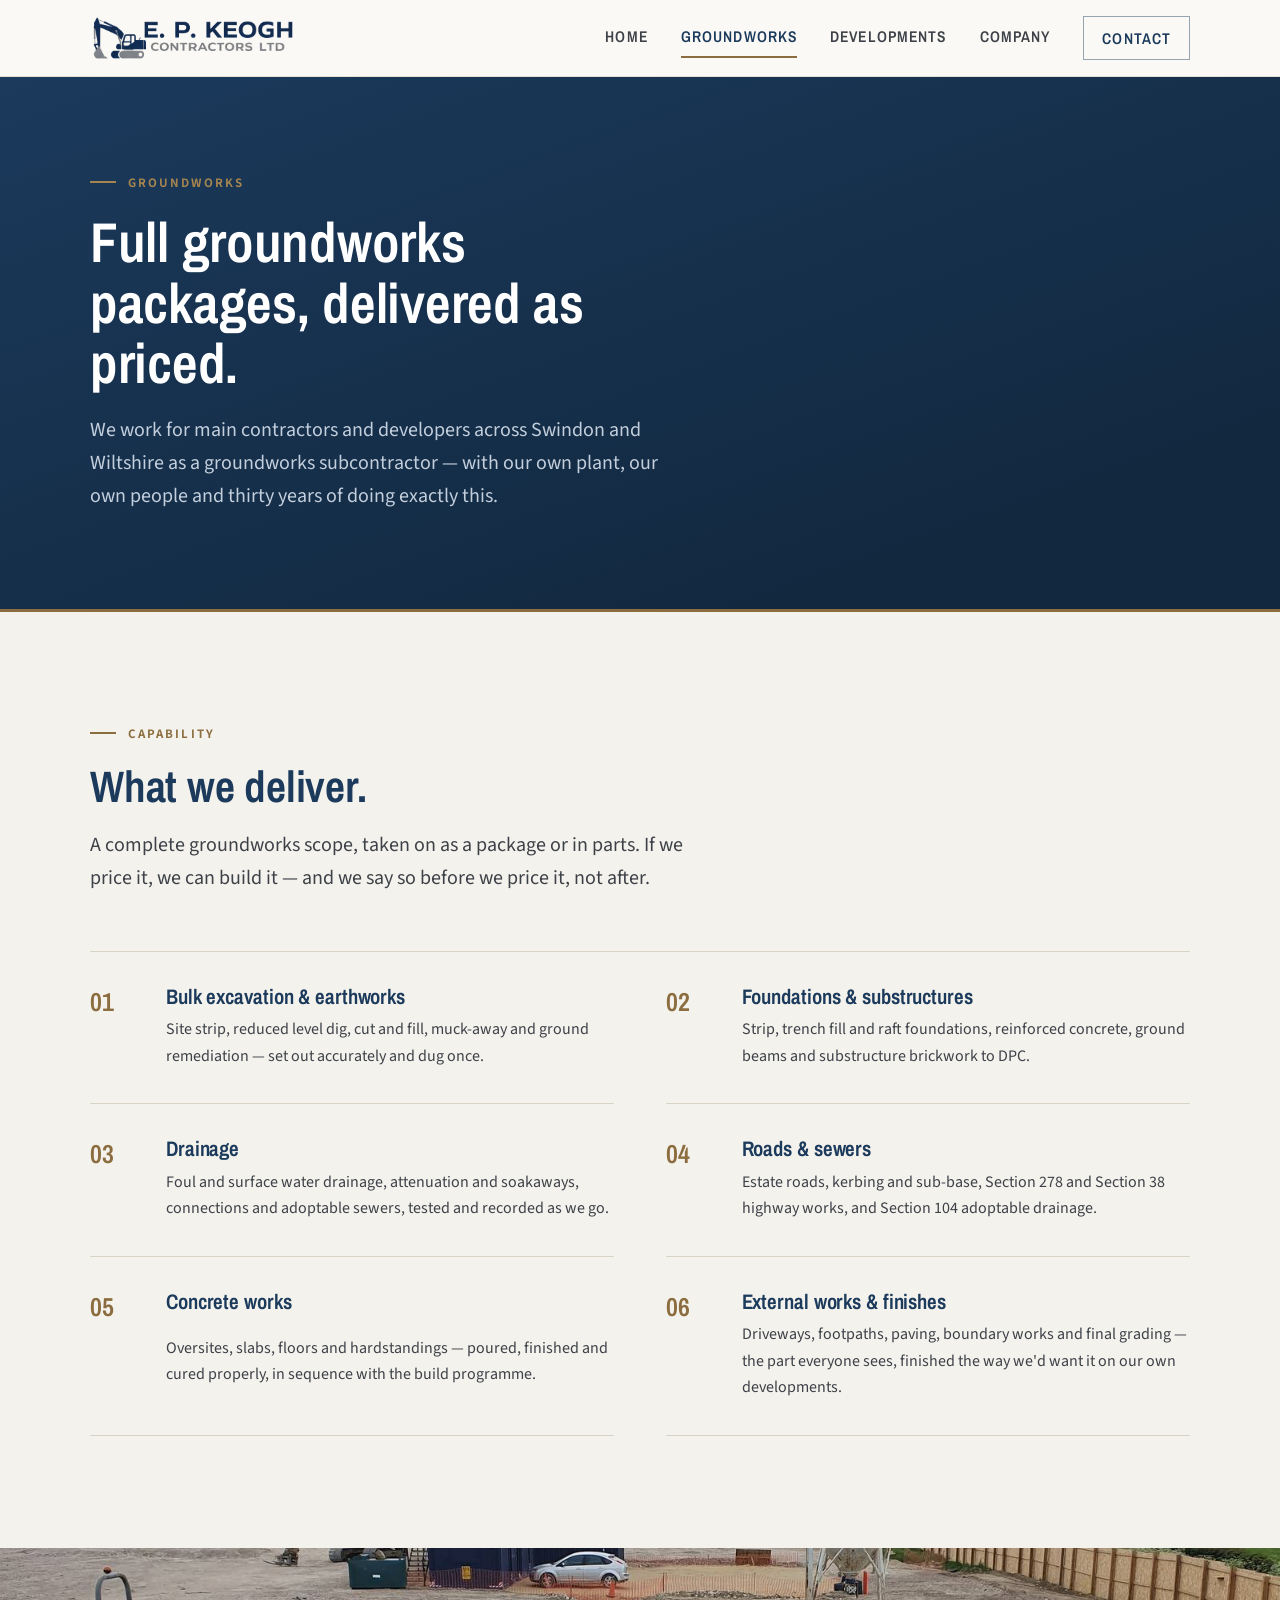
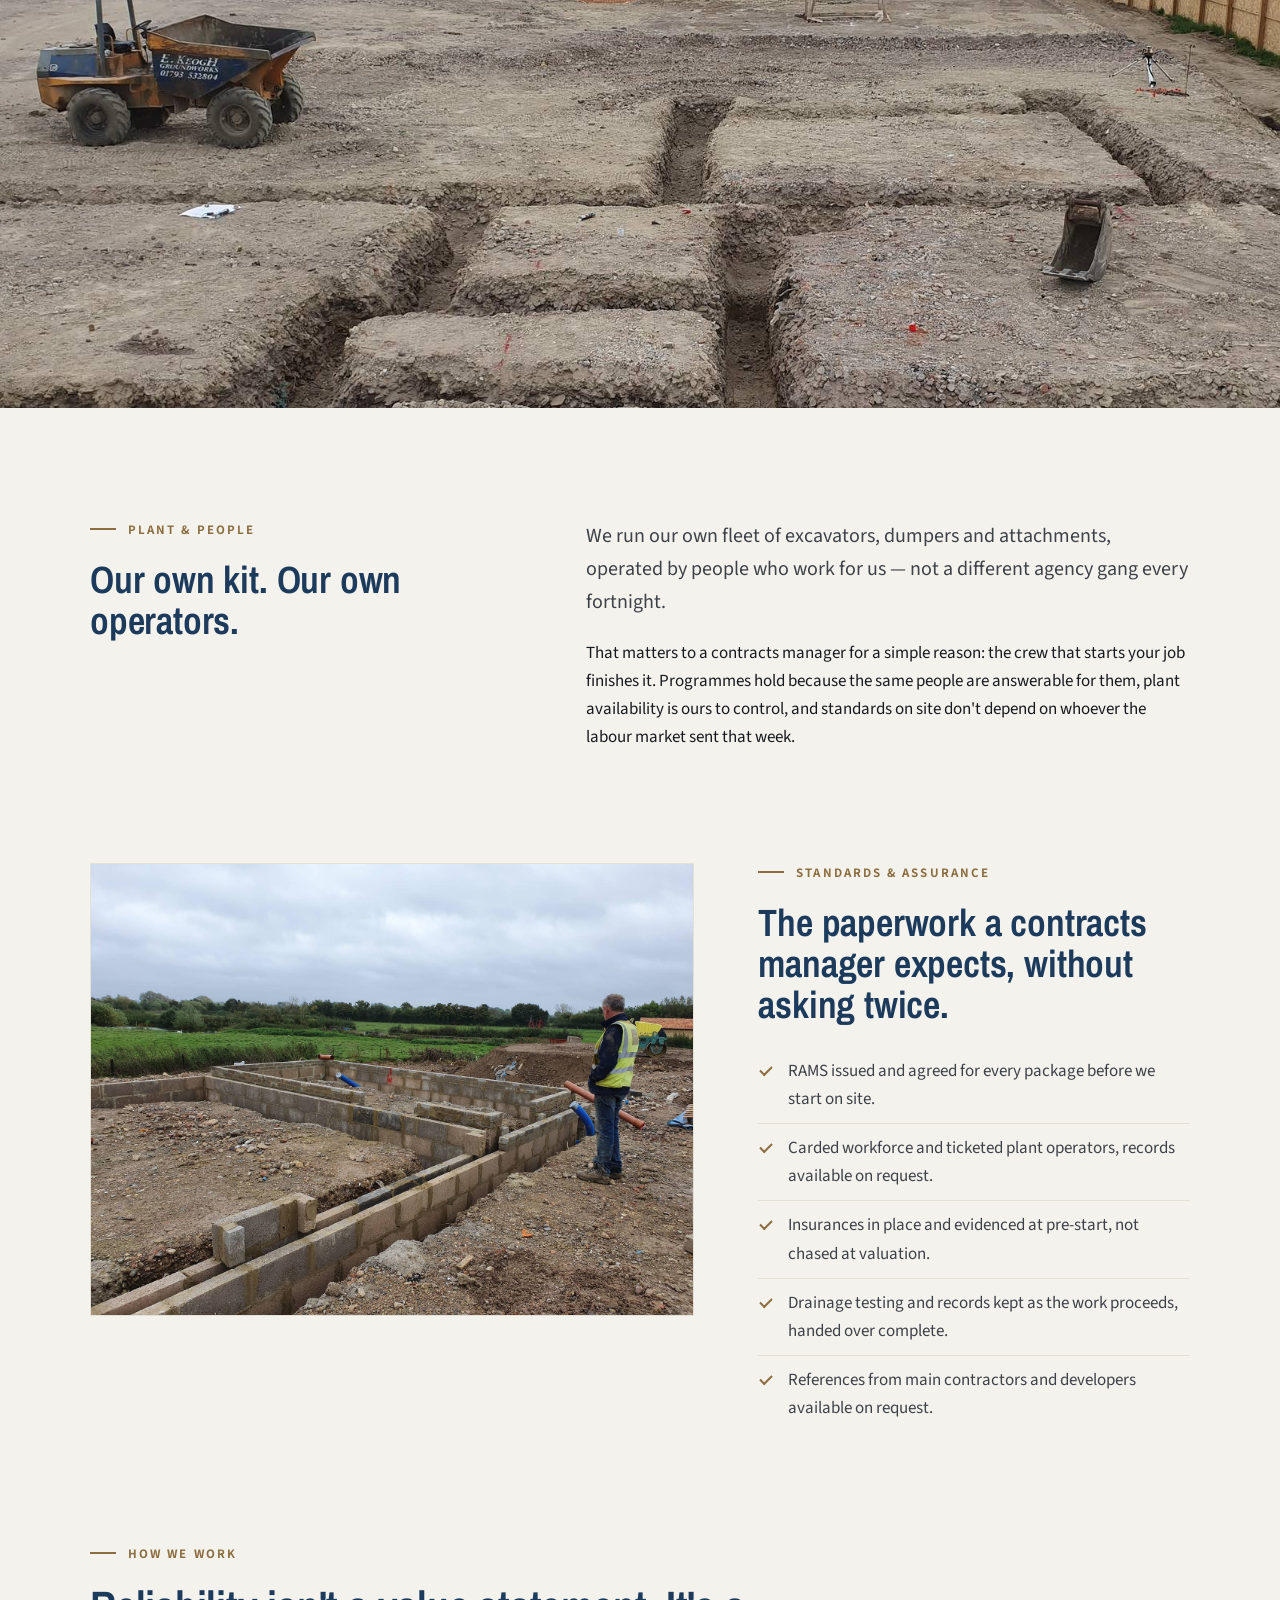
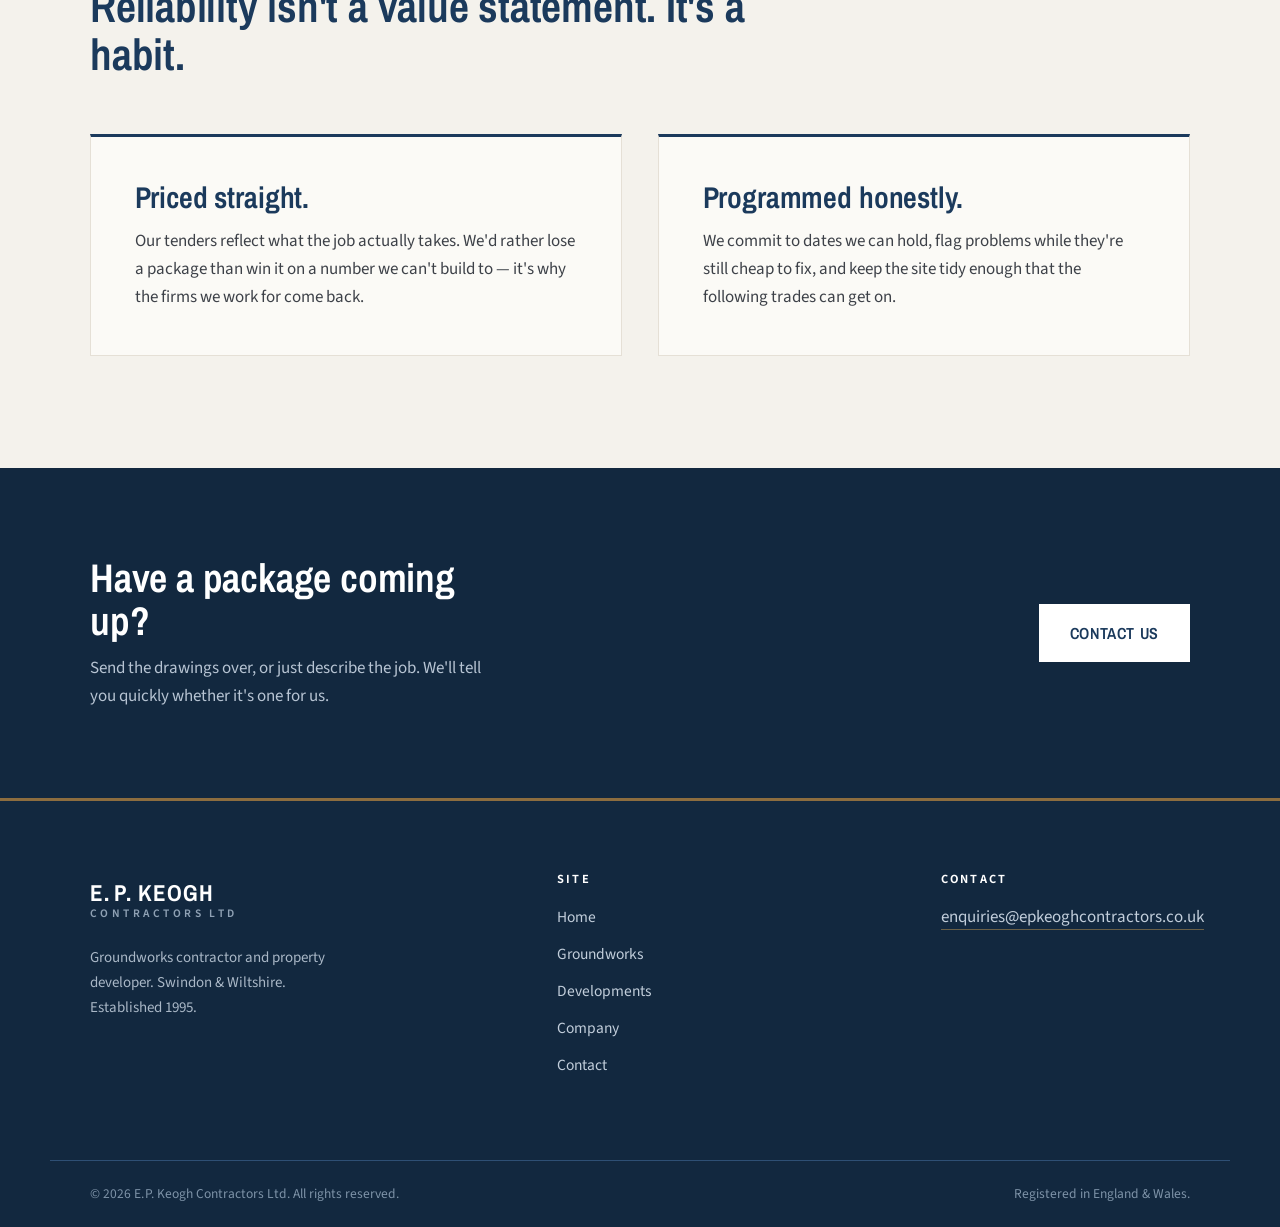
<file: groundworks.html>
<!DOCTYPE html>
<html lang="en-GB">
<head>
  <meta charset="utf-8">
  <meta name="viewport" content="width=device-width, initial-scale=1">
  <title>Groundworks — E. P. Keogh Contractors Ltd</title>
  <meta name="description" content="Groundworks subcontracting for main contractors and developers: excavation, foundations, drainage, roads and external works across Swindon and Wiltshire.">
  <meta name="robots" content="noindex">  <!-- PREVIEW ONLY: remove this line at launch -->
  <link rel="icon" href="assets/img/favicon.svg" type="image/svg+xml">
  <link rel="stylesheet" href="css/main.css">
</head>
<body>

<header class="site-header">
  <div class="container header-inner">
    <a class="brand" href="index.html" aria-label="E. P. Keogh Contractors Ltd — home">
      <img class="brand-logo" src="assets/img/logo-horizontal-header.png" alt="E. P. Keogh Contractors Ltd">
    </a>
    <button class="nav-toggle" aria-expanded="false" aria-controls="site-nav" aria-label="Menu"><span class="bars"></span></button>
    <nav class="site-nav" id="site-nav" aria-label="Main">
      <a href="index.html">Home</a>
      <a href="groundworks.html" aria-current="page">Groundworks</a>
      <a href="developments.html">Developments</a>
      <a href="about.html">Company</a>
      <a class="nav-cta" href="contact.html">Contact</a>
    </nav>
  </div>
</header>

<main>

  <section class="page-hero on-navy">
    <div class="container">
      <span class="kicker">Groundworks</span>
      <h1>Full groundworks packages, delivered as priced.</h1>
      <p class="lede">We work for main contractors and developers across Swindon and Wiltshire as a groundworks subcontractor — with our own plant, our own people and thirty years of doing exactly this.</p>
    </div>
  </section>

  <section class="section">
    <div class="container">
      <div class="section-head">
        <span class="kicker">Capability</span>
        <h2>What we deliver.</h2>
        <p class="lede">A complete groundworks scope, taken on as a package or in parts. If we price it, we can build it — and we say so before we price it, not after.</p>
      </div>
      <!-- PLACEHOLDER COPY: scope items to be confirmed and refined with the company -->
      <div class="cap-list">
        <div class="cap">
          <h3>Bulk excavation &amp; earthworks</h3>
          <p>Site strip, reduced level dig, cut and fill, muck-away and ground remediation — set out accurately and dug once.</p>
        </div>
        <div class="cap">
          <h3>Foundations &amp; substructures</h3>
          <p>Strip, trench fill and raft foundations, reinforced concrete, ground beams and substructure brickwork to DPC.</p>
        </div>
        <div class="cap">
          <h3>Drainage</h3>
          <p>Foul and surface water drainage, attenuation and soakaways, connections and adoptable sewers, tested and recorded as we go.</p>
        </div>
        <div class="cap">
          <h3>Roads &amp; sewers</h3>
          <p>Estate roads, kerbing and sub-base, Section 278 and Section 38 highway works, and Section 104 adoptable drainage.</p>
        </div>
        <div class="cap">
          <h3>Concrete works</h3>
          <p>Oversites, slabs, floors and hardstandings — poured, finished and cured properly, in sequence with the build programme.</p>
        </div>
        <div class="cap">
          <h3>External works &amp; finishes</h3>
          <p>Driveways, footpaths, paving, boundary works and final grading — the part everyone sees, finished the way we'd want it on our own developments.</p>
        </div>
      </div>
    </div>
  </section>

  <section class="photo-band">
    <img src="assets/img/projects/ashton-keynes/ak-site-wide.jpg" alt="Foundation excavation across the Ashton Keynes site, with E. Keogh plant and the site compound" loading="lazy">
  </section>

  <section class="section">
    <div class="container split">
      <div>
        <span class="kicker">Plant &amp; people</span>
        <h2>Our own kit. Our own operators.</h2>
      </div>
      <div>
        <p class="lede">We run our own fleet of excavators, dumpers and attachments, operated by people who work for us — not a different agency gang every fortnight.</p>
        <p>That matters to a contracts manager for a simple reason: the crew that starts your job finishes it. Programmes hold because the same people are answerable for them, plant availability is ours to control, and standards on site don't depend on whoever the labour market sent that week.</p>
        <!-- PLACEHOLDER COPY: fleet details and headcount to be confirmed -->
      </div>
    </div>
  </section>

  <section class="section" style="padding-top: 0;">
    <div class="container split flip">
      <div class="media">
        <img src="assets/img/projects/ashton-keynes/ak-substructure-blockwork.jpg" alt="Substructure blockwork under way at Ashton Keynes" style="aspect-ratio: 4 / 3;" loading="lazy">
      </div>
      <div>
        <span class="kicker">Standards &amp; assurance</span>
        <h2>The paperwork a contracts manager expects, without asking twice.</h2>
        <!-- PLACEHOLDER COPY: accreditations, insurance levels and card schemes to be confirmed -->
        <ul class="tick-list">
          <li>RAMS issued and agreed for every package before we start on site.</li>
          <li>Carded workforce and ticketed plant operators, records available on request.</li>
          <li>Insurances in place and evidenced at pre-start, not chased at valuation.</li>
          <li>Drainage testing and records kept as the work proceeds, handed over complete.</li>
          <li>References from main contractors and developers available on request.</li>
        </ul>
      </div>
    </div>
  </section>

  <section class="section" style="padding-top: 0;">
    <div class="container">
      <div class="section-head">
        <span class="kicker">How we work</span>
        <h2>Reliability isn't a value statement. It's a habit.</h2>
      </div>
      <div class="dual">
        <article class="panel">
          <h3>Priced straight.</h3>
          <p>Our tenders reflect what the job actually takes. We'd rather lose a package than win it on a number we can't build to — it's why the firms we work for come back.</p>
        </article>
        <article class="panel">
          <h3>Programmed honestly.</h3>
          <p>We commit to dates we can hold, flag problems while they're still cheap to fix, and keep the site tidy enough that the following trades can get on.</p>
        </article>
      </div>
    </div>
  </section>

  <section class="cta-band on-navy">
    <div class="container cta-inner">
      <div>
        <h2>Have a package coming up?</h2>
        <p>Send the drawings over, or just describe the job. We'll tell you quickly whether it's one for us.</p>
      </div>
      <a class="btn btn-solid" href="contact.html">Contact us</a>
    </div>
  </section>

</main>

<footer class="site-footer">
  <div class="container footer-grid">
    <div class="footer-brand">
      <a class="brand" href="index.html">
        <span class="brand-name">E.&thinsp;P. Keogh</span>
        <span class="brand-sub">Contractors Ltd</span>
      </a>
      <p>Groundworks contractor and property developer. Swindon &amp; Wiltshire. Established 1995.</p>
    </div>
    <div>
      <h4>Site</h4>
      <ul class="footer-nav">
        <li><a href="index.html">Home</a></li>
        <li><a href="groundworks.html">Groundworks</a></li>
        <li><a href="developments.html">Developments</a></li>
        <li><a href="about.html">Company</a></li>
        <li><a href="contact.html">Contact</a></li>
      </ul>
    </div>
    <div>
      <h4>Contact</h4>
      <p><a class="email" href="mailto:enquiries@epkeoghcontractors.co.uk">enquiries@epkeoghcontractors.co.uk</a></p>
    </div>
  </div>
  <div class="container footer-base">
    <span>&copy; 2026 E.&thinsp;P. Keogh Contractors Ltd. All rights reserved.</span>
    <span>Registered in England &amp; Wales.</span>
  </div>
</footer>

<script src="js/site.js"></script>
</body>
</html>
</file>
<file: css/main.css>
/* ==========================================================================
   E. P. Keogh Contractors Ltd — site stylesheet
   Palette anchored to the company logo: deep navy, structural grey,
   warm off-white, near-black ink, muted bronze accent (used sparingly).
   ========================================================================== */

/* ---- Fonts (self-hosted, variable weight) ------------------------------- */
@font-face {
  font-family: "Archivo Narrow";
  src: url("../assets/fonts/archivo-narrow-var.woff2") format("woff2");
  font-weight: 400 700;
  font-style: normal;
  font-display: swap;
}
@font-face {
  font-family: "Source Sans 3";
  src: url("../assets/fonts/source-sans-3-var.woff2") format("woff2");
  font-weight: 200 900;
  font-style: normal;
  font-display: swap;
}

/* ---- Tokens -------------------------------------------------------------- */
:root {
  --navy: #1b3a5c;          /* logo navy */
  --navy-deep: #12283f;     /* hero / footer ground */
  --navy-mid: #24486e;
  --navy-line: #2e4f74;     /* hairlines on navy */

  --ink: #171a1e;
  --ink-soft: #3d4148;
  --grey: #6e6a63;          /* warm structural grey — secondary text */
  --grey-line: #d9d3c8;     /* hairlines on cream */
  --grey-line-soft: #e5e0d6;

  --cream: #f4f2ec;         /* page ground */
  --paper: #fbfaf6;         /* raised surfaces */
  --white: #ffffff;

  --bronze: #8c6d3f;        /* restrained accent */
  --bronze-soft: #a5854f;

  --font-display: "Archivo Narrow", "Arial Narrow", Arial, sans-serif;
  --font-body: "Source Sans 3", system-ui, -apple-system, "Segoe UI", Arial, sans-serif;

  --container: 1180px;
  --gutter: clamp(20px, 4vw, 40px);
  --section: clamp(64px, 9vw, 112px);
}

/* ---- Reset / base -------------------------------------------------------- */
*, *::before, *::after { box-sizing: border-box; }
html { -webkit-text-size-adjust: 100%; scroll-behavior: smooth; }
body {
  margin: 0;
  font-family: var(--font-body);
  font-weight: 400;
  font-size: 17px;
  line-height: 1.65;
  color: var(--ink);
  background: var(--cream);
}
img, svg { display: block; max-width: 100%; }
h1, h2, h3, h4 { margin: 0; font-family: var(--font-display); color: var(--navy); line-height: 1.08; letter-spacing: -0.005em; }
p { margin: 0 0 1em; }
p:last-child { margin-bottom: 0; }
a { color: var(--navy); text-decoration-color: color-mix(in srgb, var(--bronze) 55%, transparent); text-underline-offset: 3px; }
a:hover { color: var(--bronze); }
:focus-visible { outline: 2px solid var(--bronze); outline-offset: 3px; }

.container { max-width: var(--container); margin-inline: auto; padding-inline: var(--gutter); }

/* ---- Shared text patterns ------------------------------------------------ */
.kicker {
  display: block;
  font-family: var(--font-body);
  font-size: 13px;
  font-weight: 650;
  letter-spacing: 0.16em;
  text-transform: uppercase;
  color: var(--bronze);
  margin-bottom: 18px;
}
.kicker::before {
  content: "";
  display: inline-block;
  width: 26px;
  height: 2px;
  background: var(--bronze);
  vertical-align: 4px;
  margin-right: 12px;
}
.on-navy .kicker { color: var(--bronze-soft); }
.on-navy .kicker::before { background: var(--bronze-soft); }

.lede { font-size: clamp(18px, 2vw, 20px); color: var(--ink-soft); max-width: 62ch; }
.muted { color: var(--grey); }

/* ---- Buttons -------------------------------------------------------------- */
.btn {
  display: inline-block;
  font-family: var(--font-display);
  font-weight: 620;
  font-size: 16px;
  letter-spacing: 0.04em;
  text-transform: uppercase;
  text-decoration: none;
  padding: 15px 30px 14px;
  border: 1px solid transparent;
  transition: background-color 160ms ease, color 160ms ease, border-color 160ms ease;
}
.btn-solid { background: var(--navy); color: var(--white); }
.btn-solid:hover { background: var(--navy-mid); color: var(--white); }
.on-navy .btn-solid { background: var(--white); color: var(--navy); }
.on-navy .btn-solid:hover { background: var(--cream); color: var(--navy); }
.btn-ghost { border-color: color-mix(in srgb, var(--navy) 45%, transparent); color: var(--navy); }
.btn-ghost:hover { border-color: var(--bronze); color: var(--bronze); }
.on-navy .btn-ghost { border-color: rgba(255, 255, 255, 0.45); color: var(--white); }
.on-navy .btn-ghost:hover { border-color: var(--bronze-soft); color: var(--bronze-soft); }
.btn-row { display: flex; flex-wrap: wrap; gap: 14px; margin-top: 34px; }

/* Quiet inline link with arrow */
.link-fwd {
  display: inline-block;
  font-family: var(--font-display);
  font-weight: 620;
  font-size: 16px;
  letter-spacing: 0.05em;
  text-transform: uppercase;
  text-decoration: none;
  color: var(--navy);
  border-bottom: 2px solid color-mix(in srgb, var(--bronze) 50%, transparent);
  padding-bottom: 3px;
}
.link-fwd::after { content: "\2192"; margin-left: 10px; }
.link-fwd:hover { color: var(--bronze); border-bottom-color: var(--bronze); }

/* ---- Header --------------------------------------------------------------- */
.site-header {
  position: sticky;
  top: 0;
  z-index: 50;
  background: color-mix(in srgb, var(--paper) 92%, transparent);
  backdrop-filter: blur(8px);
  border-bottom: 1px solid var(--grey-line-soft);
}
.header-inner {
  display: flex;
  align-items: center;
  justify-content: space-between;
  gap: 24px;
  min-height: 76px;
}

/* Brand. Headers use the supplied horizontal logo (.brand-logo) as a
   transparent cut-out. The typographic wordmark styles below remain in use
   in the footer: the cut-out's edges were anti-aliased against white, so it
   belongs on light surfaces only. */
.brand { display: flex; flex-direction: column; text-decoration: none; line-height: 1.05; padding: 8px 0; }
.brand-name {
  font-family: var(--font-display);
  font-weight: 700;
  font-size: 23px;
  letter-spacing: 0.045em;
  text-transform: uppercase;
  color: var(--navy);
}
.brand-sub {
  font-family: var(--font-body);
  font-weight: 620;
  font-size: 11.5px;
  letter-spacing: 0.3em;
  text-transform: uppercase;
  color: var(--grey);
  margin-top: 3px;
}
.brand-logo { height: 48px; width: auto; }

.site-nav { display: flex; align-items: center; gap: clamp(18px, 2.6vw, 34px); }
.site-nav a {
  font-family: var(--font-display);
  font-weight: 600;
  font-size: 15.5px;
  letter-spacing: 0.07em;
  text-transform: uppercase;
  text-decoration: none;
  color: var(--ink-soft);
  padding: 6px 0;
  border-bottom: 2px solid transparent;
}
.site-nav a:hover { color: var(--navy); }
.site-nav a[aria-current="page"] { color: var(--navy); border-bottom-color: var(--bronze); }
.site-nav .nav-cta {
  border: 1px solid color-mix(in srgb, var(--navy) 45%, transparent);
  padding: 9px 18px 8px;
  color: var(--navy);
}
.site-nav .nav-cta:hover { border-color: var(--bronze); color: var(--bronze); }
.site-nav .nav-cta[aria-current="page"] { border-color: var(--navy); background: var(--navy); color: var(--white); }

.nav-toggle {
  display: none;
  appearance: none;
  background: none;
  border: 1px solid var(--grey-line);
  padding: 10px 12px;
  cursor: pointer;
}
.nav-toggle .bars { display: block; width: 22px; height: 2px; background: var(--navy); position: relative; }
.nav-toggle .bars::before, .nav-toggle .bars::after {
  content: ""; position: absolute; left: 0; width: 22px; height: 2px; background: var(--navy);
}
.nav-toggle .bars::before { top: -7px; }
.nav-toggle .bars::after { top: 7px; }

/* ---- Hero (home) ----------------------------------------------------------- */
.hero {
  background: linear-gradient(160deg, var(--navy) 0%, var(--navy-deep) 78%);
  color: var(--white);
  border-bottom: 3px solid var(--bronze);
}
.hero-grid {
  display: grid;
  grid-template-columns: minmax(0, 7fr) minmax(0, 5fr);
  gap: clamp(32px, 5vw, 72px);
  align-items: stretch;
  padding-block: var(--section);
}
.hero h1 {
  color: var(--white);
  font-size: clamp(40px, 5.6vw, 66px);
  font-weight: 640;
  max-width: 13ch;
}
.hero .lede { color: #c3cfdc; margin-top: 26px; max-width: 52ch; }
.hero-media { position: relative; min-height: 340px; }
.hero-media img {
  position: absolute; inset: 0;
  width: 100%; height: 100%;
  object-fit: cover;
  border: 1px solid var(--navy-line);
}
.hero-media::after {
  content: "";
  position: absolute;
  left: -14px; bottom: -14px;
  width: 42%; height: 42%;
  border-left: 2px solid var(--bronze);
  border-bottom: 2px solid var(--bronze);
  pointer-events: none;
}

/* ---- Fact strip -------------------------------------------------------------- */
.facts { background: var(--paper); border-bottom: 1px solid var(--grey-line-soft); }
.facts-grid {
  display: grid;
  grid-template-columns: repeat(3, 1fr);
  padding-block: 34px;
}
.fact { padding-inline: clamp(16px, 3vw, 44px); border-left: 1px solid var(--grey-line); }
.fact:first-child { border-left: 0; padding-left: 0; }
.fact strong {
  display: block;
  font-family: var(--font-display);
  font-weight: 660;
  font-size: clamp(22px, 2.4vw, 30px);
  color: var(--navy);
  letter-spacing: 0.01em;
}
.fact span { font-size: 14px; font-weight: 600; letter-spacing: 0.12em; text-transform: uppercase; color: var(--grey); }

/* ---- Generic section rhythm --------------------------------------------------- */
.section { padding-block: var(--section); }
.section-head { max-width: 720px; margin-bottom: clamp(36px, 5vw, 56px); }
.section-head h2 { font-size: clamp(30px, 3.6vw, 44px); font-weight: 640; }
.section-head .lede { margin-top: 18px; }

/* ---- Dual identity panels (home) ------------------------------------------------ */
.dual { display: grid; grid-template-columns: 1fr 1fr; gap: clamp(24px, 3vw, 36px); }
.panel {
  background: var(--paper);
  border: 1px solid var(--grey-line-soft);
  border-top: 3px solid var(--navy);
  padding: clamp(28px, 3.4vw, 44px);
  display: flex;
  flex-direction: column;
}
.panel h3 { font-size: clamp(24px, 2.5vw, 30px); font-weight: 640; margin-bottom: 14px; }
.panel p { color: var(--ink-soft); }
.panel .link-fwd { margin-top: auto; padding-top: 26px; align-self: flex-start; border-bottom-width: 0; }
.panel .link-fwd span { border-bottom: 2px solid color-mix(in srgb, var(--bronze) 50%, transparent); padding-bottom: 3px; }
.panel .link-fwd:hover span { border-bottom-color: var(--bronze); }

/* ---- Work strip (home) / gallery (developments) ---------------------------------- */
.work-grid { display: grid; grid-template-columns: repeat(3, 1fr); gap: clamp(20px, 2.6vw, 30px); }
.work-card { text-decoration: none; color: inherit; display: block; }
.work-card figure { margin: 0; }
.work-card .frame { overflow: hidden; border: 1px solid var(--grey-line-soft); background: var(--paper); }
.work-card img { width: 100%; aspect-ratio: 4 / 3; object-fit: cover; transition: transform 400ms ease; }
.work-card:hover img { transform: scale(1.025); }
.work-card figcaption { padding-top: 16px; }
.work-card .work-title { font-family: var(--font-display); font-weight: 640; font-size: 20px; color: var(--navy); }
.work-card .work-meta { font-size: 13.5px; font-weight: 600; letter-spacing: 0.1em; text-transform: uppercase; color: var(--grey); margin-top: 5px; }

.feature-work { display: grid; grid-template-columns: minmax(0, 7fr) minmax(0, 5fr); gap: clamp(24px, 4vw, 56px); align-items: center; margin-bottom: clamp(32px, 4vw, 52px); }
.feature-work img { width: 100%; aspect-ratio: 16 / 10; object-fit: cover; border: 1px solid var(--grey-line-soft); }

/* ---- Capability list (groundworks) ------------------------------------------------ */
.cap-list { display: grid; grid-template-columns: 1fr 1fr; gap: 0 clamp(32px, 4vw, 64px); counter-reset: cap; border-top: 1px solid var(--grey-line); }
.cap {
  counter-increment: cap;
  border-bottom: 1px solid var(--grey-line);
  padding: clamp(24px, 3vw, 34px) 0;
  display: grid;
  grid-template-columns: 58px 1fr;
  gap: 8px 18px;
}
.cap::before {
  content: counter(cap, decimal-leading-zero);
  grid-row: 1 / span 2;
  font-family: var(--font-display);
  font-weight: 620;
  font-size: 26px;
  color: var(--bronze);
  line-height: 1.2;
}
.cap h3 { font-size: 21px; font-weight: 640; }
.cap p { grid-column: 2; color: var(--ink-soft); font-size: 16px; margin: 0; }

/* ---- Side-by-side content blocks --------------------------------------------------- */
.split { display: grid; grid-template-columns: minmax(0, 5fr) minmax(0, 7fr); gap: clamp(28px, 5vw, 72px); align-items: start; }
.split.flip { grid-template-columns: minmax(0, 7fr) minmax(0, 5fr); }
.split h2 { font-size: clamp(28px, 3.2vw, 38px); font-weight: 640; }
.split .media img { width: 100%; object-fit: cover; border: 1px solid var(--grey-line-soft); }

/* Checklist for standards */
.tick-list { list-style: none; margin: 22px 0 0; padding: 0; }
.tick-list li { position: relative; padding: 10px 0 10px 30px; border-bottom: 1px solid var(--grey-line-soft); color: var(--ink-soft); }
.tick-list li:last-child { border-bottom: 0; }
.tick-list li::before {
  content: "";
  position: absolute;
  left: 2px; top: 19px;
  width: 12px; height: 7px;
  border-left: 2px solid var(--bronze);
  border-bottom: 2px solid var(--bronze);
  transform: rotate(-45deg);
}

/* ---- Page hero (inner pages) --------------------------------------------------------- */
.page-hero {
  background: linear-gradient(160deg, var(--navy) 0%, var(--navy-deep) 82%);
  color: var(--white);
  border-bottom: 3px solid var(--bronze);
  padding-block: clamp(56px, 8vw, 96px);
}
.page-hero h1 { color: var(--white); font-size: clamp(36px, 4.6vw, 56px); font-weight: 640; max-width: 20ch; }
.page-hero .lede { color: #c3cfdc; margin-top: 20px; max-width: 58ch; }

/* ---- Full-bleed photo band ------------------------------------------------------------ */
.photo-band img { width: 100%; height: clamp(260px, 42vw, 460px); object-fit: cover; }

/* ---- CTA band --------------------------------------------------------------------------- */
.cta-band { background: var(--navy-deep); color: var(--white); }
.cta-inner {
  padding-block: clamp(56px, 7vw, 88px);
  display: flex;
  flex-wrap: wrap;
  align-items: center;
  justify-content: space-between;
  gap: 28px;
}
.cta-inner h2 { color: var(--white); font-size: clamp(28px, 3.4vw, 40px); font-weight: 640; max-width: 22ch; }
.cta-inner p { color: #b7c4d3; margin-top: 12px; max-width: 52ch; }

/* ---- Contact ------------------------------------------------------------------------------ */
.contact-email {
  display: inline-block;
  font-family: var(--font-display);
  font-weight: 640;
  font-size: clamp(24px, 3.4vw, 40px);
  letter-spacing: 0.01em;
  color: var(--navy);
  text-decoration: none;
  border-bottom: 3px solid var(--bronze);
  padding-bottom: 6px;
  overflow-wrap: anywhere;
}
.contact-email:hover { color: var(--bronze); }
.contact-cols { display: grid; grid-template-columns: minmax(0, 7fr) minmax(0, 5fr); gap: clamp(32px, 5vw, 72px); align-items: start; }
.contact-note h3 { font-size: 19px; font-weight: 640; margin-bottom: 8px; }
.contact-note + .contact-note { margin-top: 30px; padding-top: 30px; border-top: 1px solid var(--grey-line); }
.contact-note p { color: var(--ink-soft); font-size: 16px; }

/* ---- Footer ----------------------------------------------------------------------------------- */
.site-footer { background: var(--navy-deep); color: #a9b7c6; border-top: 3px solid var(--bronze); }
.footer-grid {
  display: grid;
  grid-template-columns: minmax(0, 5fr) minmax(0, 4fr) minmax(0, 3fr);
  gap: clamp(28px, 4vw, 64px);
  padding-block: clamp(48px, 6vw, 72px);
}
.footer-brand .brand-name { color: var(--white); }
.footer-brand .brand-sub { color: #8fa1b4; }
.footer-brand p { margin-top: 18px; font-size: 15px; max-width: 34ch; }
.site-footer h4 {
  color: var(--white);
  font-family: var(--font-body);
  font-size: 12.5px;
  font-weight: 650;
  letter-spacing: 0.18em;
  text-transform: uppercase;
  margin-bottom: 16px;
}
.footer-nav { list-style: none; margin: 0; padding: 0; }
.footer-nav li { margin-bottom: 9px; }
.footer-nav a { color: #c2cedb; text-decoration: none; font-size: 15.5px; }
.footer-nav a:hover { color: var(--white); }
.site-footer a.email { color: #c2cedb; text-decoration: none; border-bottom: 1px solid color-mix(in srgb, var(--bronze-soft) 60%, transparent); }
.site-footer a.email:hover { color: var(--white); }
.footer-base { border-top: 1px solid var(--navy-line); padding-block: 22px; display: flex; flex-wrap: wrap; gap: 8px 28px; justify-content: space-between; font-size: 13.5px; color: #7e93a8; }

/* ---- Responsive ---------------------------------------------------------------------------------- */
@media (max-width: 960px) {
  .hero-grid, .feature-work, .split, .split.flip, .contact-cols { grid-template-columns: 1fr; }
  .hero-media { min-height: 300px; }
  .cap-list { grid-template-columns: 1fr; }
  .work-grid { grid-template-columns: repeat(2, 1fr); }
  .footer-grid { grid-template-columns: 1fr 1fr; }
}

@media (max-width: 720px) {
  body { font-size: 16px; }
  .brand-logo { height: 40px; }
  .nav-toggle { display: block; }
  .site-nav {
    display: none;
    position: absolute;
    top: 100%; left: 0; right: 0;
    flex-direction: column;
    align-items: stretch;
    gap: 0;
    background: var(--paper);
    border-bottom: 1px solid var(--grey-line);
    padding: 8px var(--gutter) 18px;
  }
  .site-nav.open { display: flex; }
  .site-nav a { padding: 13px 0; border-bottom: 1px solid var(--grey-line-soft); }
  .site-nav a[aria-current="page"] { border-bottom-color: var(--grey-line-soft); color: var(--bronze); }
  .site-nav .nav-cta { border: 0; padding: 13px 0; }
  .site-nav .nav-cta[aria-current="page"] { background: none; color: var(--bronze); }
  .facts-grid { grid-template-columns: 1fr; row-gap: 18px; }
  .fact { border-left: 0; padding-inline: 0; border-bottom: 1px solid var(--grey-line-soft); padding-bottom: 16px; }
  .fact:last-child { border-bottom: 0; padding-bottom: 0; }
  .dual { grid-template-columns: 1fr; }
  .work-grid { grid-template-columns: 1fr; }
  .footer-grid { grid-template-columns: 1fr; }
  .cap { grid-template-columns: 44px 1fr; }
}

@media (prefers-reduced-motion: reduce) {
  html { scroll-behavior: auto; }
  .work-card img, .btn { transition: none; }
}
</file>
